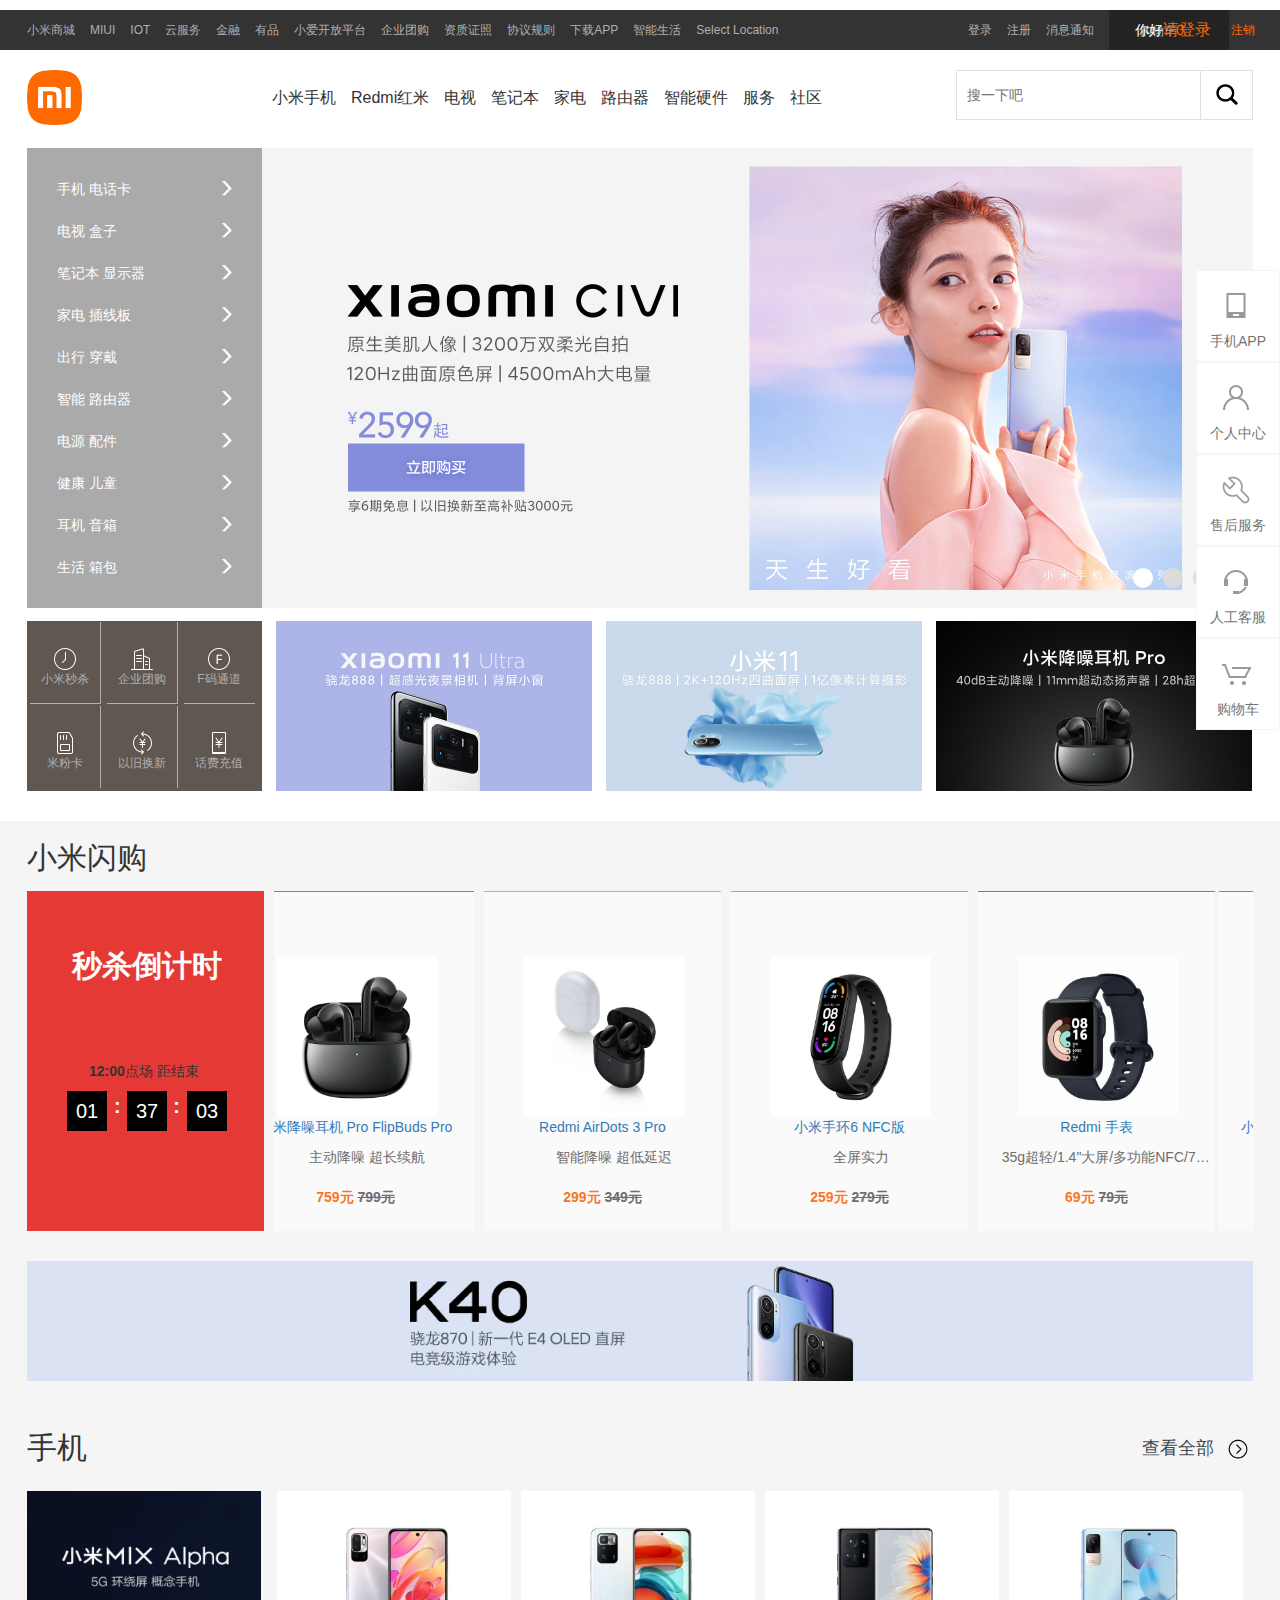
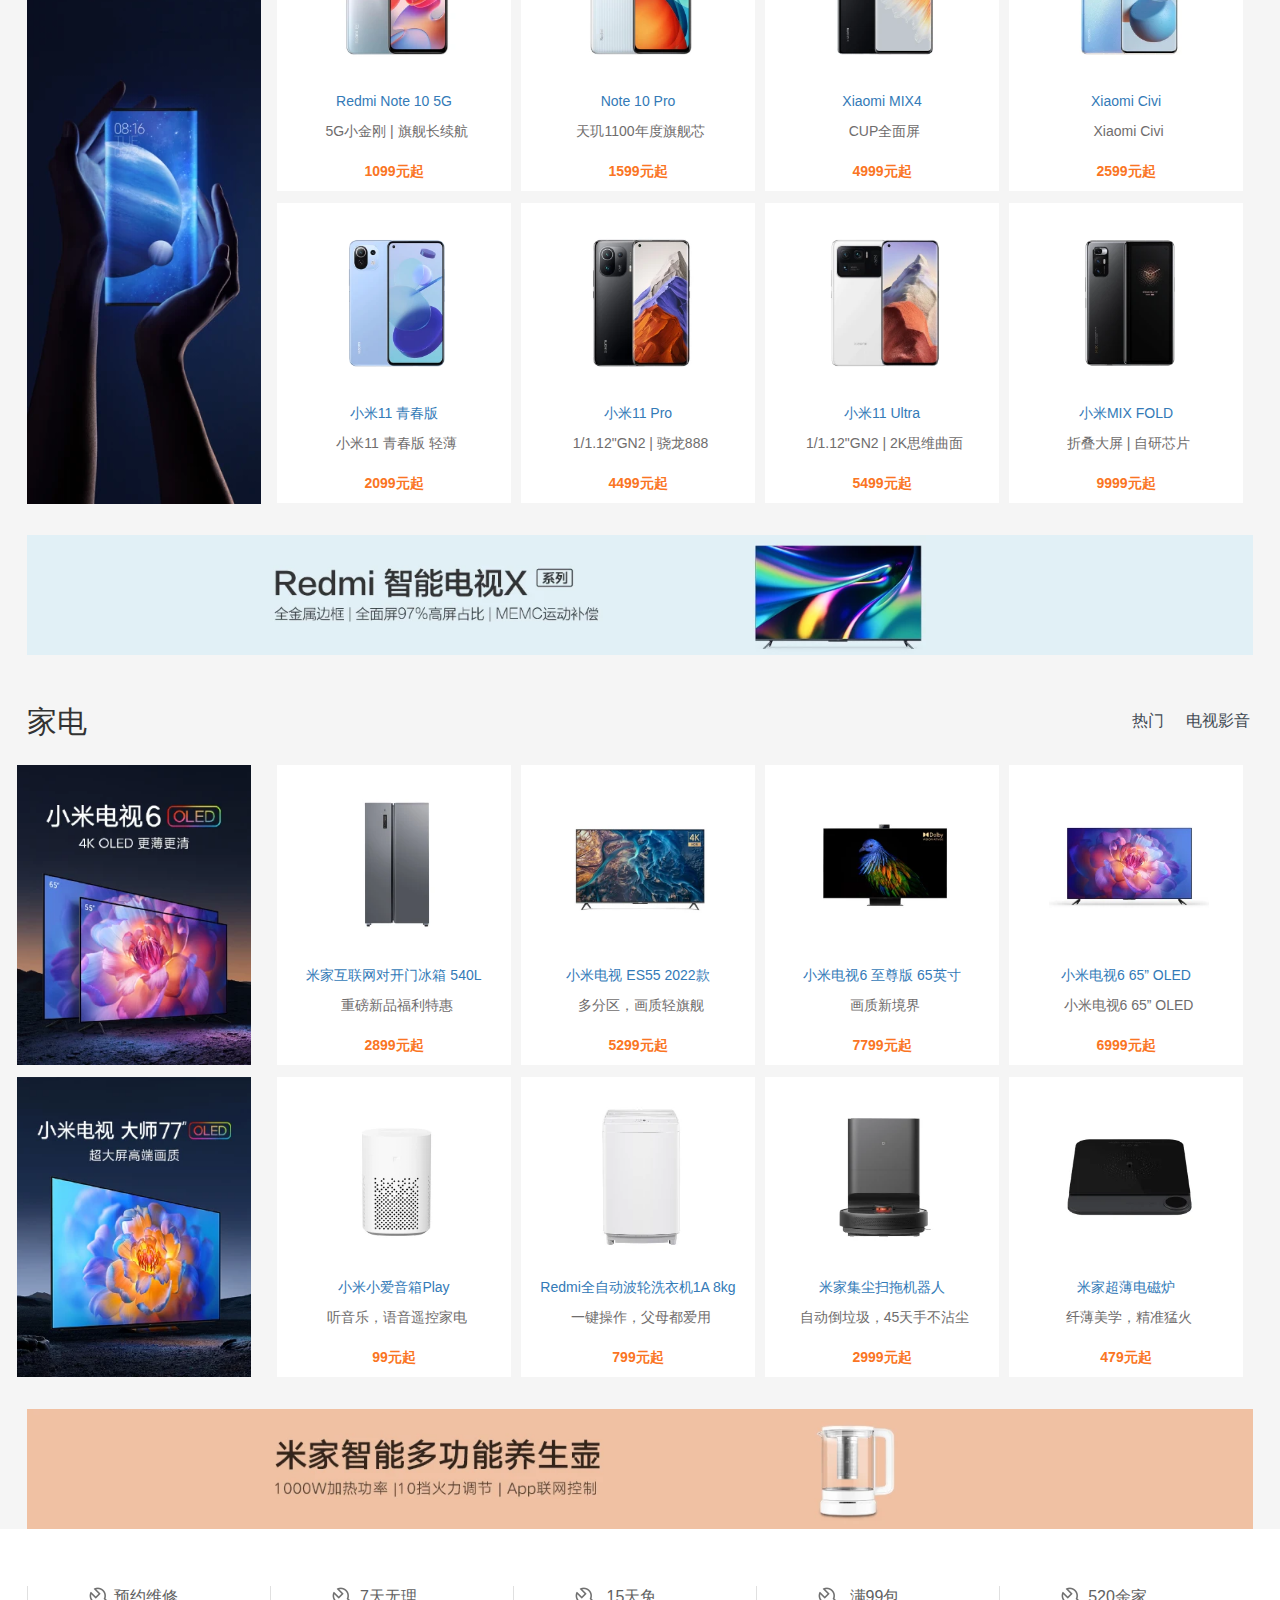
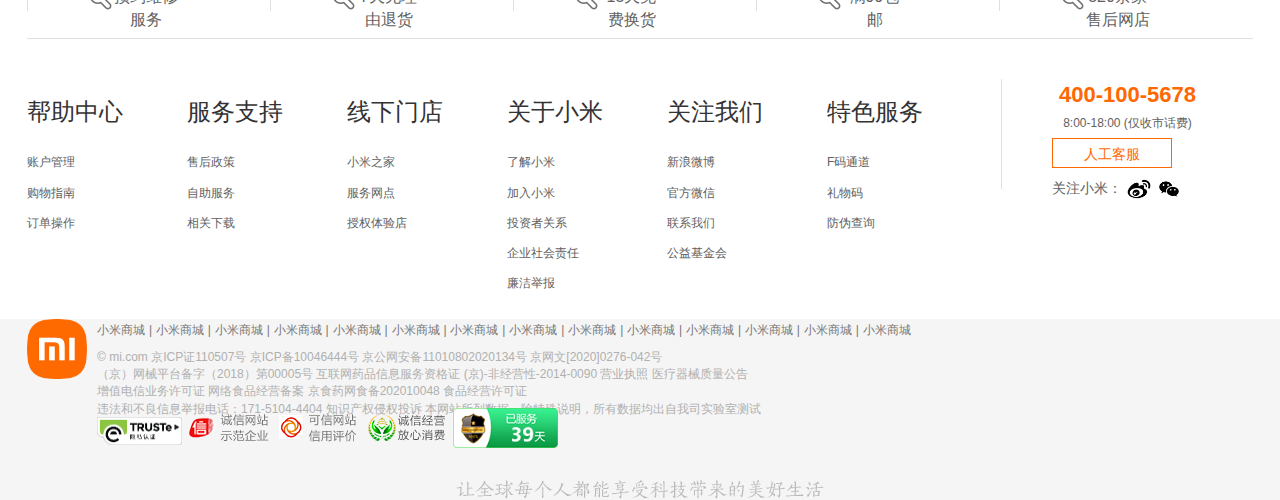
<file: index.html>
<!DOCTYPE html>
<html lang="en">

<head>
    <meta charset="UTF-8">
    <meta name="viewport" content="width=device-width, initial-scale=1.0">
    <link rel="stylesheet" href="./css/index_style.css">
    <link rel="stylesheet" href="bootstrap/css/bootstrap.min.css">

    <title>小米商城-首页</title>
</head>

<body>
    <!-- 头部部分开始 -->
    <div class="header">
        <!-- 头部中间部分的列表 -->
        <div class="header_middle">
            <div class="w">
                <ul>
                    <li><a href="#">小米商城</a></li>
                    <li><a href="#">MIUI</a></li>
                    <li><a href="#">IOT</a></li>
                    <li><a href="#">云服务</a></li>
                    <li><a href="#">金融</a></li>
                    <li><a href="#">有品</a></li>
                    <li><a href="#">小爱开放平台</a></li>
                    <li><a href="#">企业团购</a></li>
                    <li><a href="#">资质证照</a></li>
                    <li><a href="#">协议规则</a></li>
                    <li><a href="#">下载APP</a></li>
                    <li><a href="#">智能生活</a></li>
                    <li><a href="#">Select Location</a></li>
                    <li class="right"><a href="register.html">登录</a></li>
                    <li id="regLi" data-toggle="modal" data-target="#myModal"><a href="#none">注册</a></li>
                    <li><a href="message.html">消息通知</a></li>
                    <li class="shopping"><a href="shopping.html">购物车<span class="shopNum">0</span></a>
                        <div class="shopHide">
                            <ul class="hideUl">
                                <!-- <li class="hideLi">
                                    <img src="" alt=""><span class="hideName"></span><span class="hideRam"></span><span class="hideColor"></span><span class="hidePrice"></span><span class="hideNum"></span>
                                </li> -->
                            </ul>
                        </div>
                    </li>
                    <li class="users">你好<a href="./register.html">请登录</a></li>
                    <li class="out"><a href="./register.html">注销</a></li>
                    <!-- <div class="shopHide">
                        <ul class="hideUl">
                            <li class="hideLi">
                                <img src="" alt=""><span class="hideName"></span><span class="hideRam"></span><span class="hideColor"></span><span class="hidePrice"></span><span class="hideNum"></span>
                            </li>
                        </ul>
                    </div> -->
                </ul>
                <!-- 模态框 -->
                <div class="modal fade" id="myModal" tabindex="-1" role="dialog" aria-labelledby="myModalLabel">
                    <div class="modal-dialog" role="document">
                        <div class="modal-content">
                            <div class="modal-header">
                                <button type="button" class="close" data-dismiss="modal" aria-label="Close"><span aria-hidden="true">&times;</span></button>
                                <h4 class="modal-title" id="myModalLabel">协议说明</h4>
                            </div>
                            <div class="modal-body">
                                <div id="J_siteAgreementContent">
                                    <div class="desc J_agreeTabs"><span class="agree-tab">《小米商城用户协议》</span>、<span class="agree-tab">《小米商城隐私政策》</span>、
                                        <span class="agree-tab">《小米帐号用户协议》</span>、<span class="agree-tab">《小米帐号隐私政策》</span>请您仔细阅读以上协议，其中有对您权利义务的特别约定等重要条款，同意后方可使用本软件</div>
                                </div>
                            </div>
                            <div class="modal-footer">
                                <button type="button" class="btn btn-default" data-dismiss="modal">不同意</button>
                                <button type="button" class="btn btn-primary">同意</button>
                            </div>
                        </div>
                    </div>
                </div>
            </div>
        </div>
        <!-- 头部logo部分 -->
        <div class="top_logo w">
            <a href="#" class="logo"></a>
            <ul class="list">
                <li><a href="#">小米手机</a>
                    <div class="item-children">
                        <div class="container">
                            <ul class="children-list clearfix">
                                <li>
                                    <a href="goods.html?src=./images/shop1.jpg;name=Xiaomi Civi;price=2599">
                                        <div class="figure figure-thumb"><img src="./images/item.jpg" alt="Xiaomi Civi" width="160" height="110"></div>
                                        <div class="title">Xiaomi Civi</div>
                                        <p class="price">2599元起</p>
                                    </a>
                                </li>
                                <li>
                                    <a href="goods.html?src=./images/shop2.jpg;name=Xiaomi MIX 4;price=4999">
                                        <div class="figure figure-thumb"><img src="./images/item2.jpg" alt="Xiaomi MIX 4" width="160" height="110"></div>
                                        <div class="title">Xiaomi MIX 4</div>
                                        <p class="price">4999元起</p>
                                    </a>
                                </li>
                                <li>
                                    <a href="goods.html?src=./images/shop3.jpg;name=Xiaomi MIX FOLD;price=9999">
                                        <div class="figure figure-thumb"><img src="./images/item3.jpg" alt="小米MIX FOLD" width="160" height="110"></div>
                                        <div class="title">小米MIX FOLD</div>
                                        <p class="price">9999元起</p>
                                    </a>
                                </li>
                                <li>
                                    <a href="goods.html?src=./images/shop4.jpg;name=Xiaomi 11 Ultra;price=5499">
                                        <div class="figure figure-thumb"><img src="./images/item4.jpg" alt="小米11 Ultra" width="160" height="110"></div>
                                        <div class="title">小米11 Ultra</div>
                                        <p class="price">5499元起</p>
                                    </a>
                                </li>
                                <li>
                                    <a href="goods.html?src=./images/shop5.jpg;name=Xiaomi 11 Pro;price=4499">
                                        <div class="figure figure-thumb"><img src="./images/item5.jpg" alt="小米11 Pro" width="160" height="110"></div>
                                        <div class="title">小米11 Pro</div>
                                        <p class="price">4499元起</p>
                                    </a>
                                </li>
                                <li>
                                    <a href="goods.html?src=./images/shop6.jpg;name=Xiaomi 11 youngth;price=2099">
                                        <div class="figure figure-thumb"><img src="./images/item6.jpg" alt="小米11 青春版" width="160" height="110"></div>
                                        <div class="title">小米11 青春版</div>
                                        <p class="price">2099元起</p>
                                    </a>
                                </li>
                            </ul>
                        </div>
                    </div>
                </li>
                <li><a href="#">Redmi红米</a></li>
                <li><a href="#">电视</a></li>
                <li><a href="#">笔记本</a></li>
                <li><a href="#">家电</a></li>
                <li><a href="#">路由器</a></li>
                <li><a href="#">智能硬件</a></li>
                <li><a href="#">服务</a></li>
                <li><a href="#">社区</a></li>
            </ul>
            <a href="#" class="search_btn"></a>
            <div class="search">
                <input type="search" class="search-text" placeholder="搜一下吧">
                <ul class="search-res">
                </ul>
            </div>

        </div>
        <!-- 头部app部分 -->
        <div class="top_app w">
            <!-- 轮播图效果 start -->
            <div id="box_autoplay">
                <div class="box_autoplay_list">
                    <ul>
                        <li><img src="images/app_banner.webp.jpg" style="width: 1226px; height: 460px;" /></li>
                        <li><img src="images/app_banner.webp2.jpg" style="width: 1226px; height: 460px;" /></li>
                        <li><img src="images/app_banner.webp3.webp.jpg" style="width: 1226px; height: 470px;" /></li>
                        <li><img src="images/app_banner.webp4.webp.jpg" style="width: 1226px; height: 470px;" /></li>
                    </ul>
                    <ol>

                    </ol>
                </div>
                <div id="arr">
                    <span id="left">&lt;</span>
                    <span id="right">&gt;</span>
                </div>
            </div>
            <!-- 轮播图效果 end -->
            <div class="app_list">
                <ul class="leftUl">
                    <li class="rightLi"><a href="#">手机 电话卡</a>
                        <div class="children clearfix children-col-4">
                            <ul class="children-list children-list-col children-list-col-1">
                                <li>
                                    <a href="goods.html?src=./images/shop1.jpg;name=Xiaomi Civi;price=2599"><img src="./images/left.png" width="40" height="40" alt="" class="thumb"><span class="text">Xiaomi Civi</span></a>
                                </li>
                                <li>
                                    <a href="goods.html?src=./images/shop2.jpg;name=Xiaomi MIX 4;price=4999"><img src="./images/left2.png" width="40" height="40" alt="" class="thumb"><span class="text">Xiaomi MIX 4</span></a>
                                </li>
                                <li>
                                    <a href="goods.html?src=./images/shop3.jpg;name=Xiaomi MIX FOLD;price=9999"><img src="./images/left3.png" width="40" height="40" alt="" class="thumb"><span class="text">Xiaomi MIX FOLD</span></a>
                                </li>
                                <li>
                                    <a href="goods.html?src=./images/shop4.jpg;name=Xiaomi 11 Ultra;price=5499"><img src="./images/left4.png" width="40" height="40" alt="" class="thumb"><span class="text">Xiaomi 11 Ultra</span></a>
                                </li>
                                <li>
                                    <a href="goods.html?src=./images/shop5.jpg;name=Xiaomi 11 Pro;price=4499"><img src="./images/left5.png" width="40" height="40" alt="" class="thumb"><span class="text">Xiaomi 11 Pro</span></a>
                                </li>
                                <li>
                                    <a href="goods.html?src=./images/shop6.jpg;name=Xiaomi 11 youngth;price=2099"><img src="./images/left6.png" width="40" height="40" alt="" class="thumb"><span class="text">Xiaomi 11 young</span></a>
                                </li>
                            </ul>
                            <ul class="children-list children-list-col children-list-col-2">
                                <li>
                                    <a href="goods.html?src=./images/shop1.jpg;name=Xiaomi Civi;price=2599"><img src="./images/left.png" width="40" height="40" alt="" class="thumb"><span class="text">Xiaomi Civi</span></a>
                                </li>
                                <li>
                                    <a href="goods.html?src=./images/shop2.jpg;name=Xiaomi MIX 4;price=4999"><img src="./images/left2.png" width="40" height="40" alt="" class="thumb"><span class="text">Xiaomi MIX 4</span></a>
                                </li>
                                <li>
                                    <a href="goods.html?src=./images/shop3.jpg;name=Xiaomi MIX FOLD;price=9999"><img src="./images/left3.png" width="40" height="40" alt="" class="thumb"><span class="text">Xiaomi MIX FOLD</span></a>
                                </li>
                                <li>
                                    <a href="goods.html?src=./images/shop4.jpg;name=Xiaomi 11 Ultra;price=5499"><img src="./images/left4.png" width="40" height="40" alt="" class="thumb"><span class="text">Xiaomi 11 Ultra</span></a>
                                </li>
                                <li>
                                    <a href="goods.html?src=./images/shop5.jpg;name=Xiaomi 11 Pro;price=4499"><img src="./images/left5.png" width="40" height="40" alt="" class="thumb"><span class="text">Xiaomi 11 Pro</span></a>
                                </li>
                                <li>
                                    <a href="goods.html?src=./images/shop6.jpg;name=Xiaomi 11 youngth;price=2099"><img src="./images/left6.png" width="40" height="40" alt="" class="thumb"><span class="text">Xiaomi 11 young</span></a>
                                </li>
                            </ul>
                            <ul class="children-list children-list-col children-list-col-3">
                                <li>
                                    <a href="goods.html?src=./images/shop1.jpg;name=Xiaomi Civi;price=2599"><img src="./images/left.png" width="40" height="40" alt="" class="thumb"><span class="text">Xiaomi Civi</span></a>
                                </li>
                                <li>
                                    <a href="goods.html?src=./images/shop2.jpg;name=Xiaomi MIX 4;price=4999"><img src="./images/left2.png" width="40" height="40" alt="" class="thumb"><span class="text">Xiaomi MIX 4</span></a>
                                </li>
                                <li>
                                    <a href="goods.html?src=./images/shop3.jpg;name=Xiaomi MIX FOLD;price=9999"><img src="./images/left3.png" width="40" height="40" alt="" class="thumb"><span class="text">Xiaomi MIX FOLD</span></a>
                                </li>
                                <li>
                                    <a href="goods.html?src=./images/shop4.jpg;name=Xiaomi 11 Ultra;price=5499"><img src="./images/left4.png" width="40" height="40" alt="" class="thumb"><span class="text">Xiaomi 11 Ultra</span></a>
                                </li>
                                <li>
                                    <a href="goods.html?src=./images/shop5.jpg;name=Xiaomi 11 Pro;price=4499"><img src="./images/left5.png" width="40" height="40" alt="" class="thumb"><span class="text">Xiaomi 11 Pro</span></a>
                                </li>
                                <li>
                                    <a href="goods.html?src=./images/shop6.jpg;name=Xiaomi 11 youngth;price=2099"><img src="./images/left6.png" width="40" height="40" alt="" class="thumb"><span class="text">Xiaomi 11 young</span></a>
                                </li>
                            </ul>
                            <ul class="children-list children-list-col children-list-col-4">
                                <li>
                                    <a href="goods.html?src=./images/shop1.jpg;name=Xiaomi Civi;price=2599"><img src="./images/left.png" width="40" height="40" alt="" class="thumb"><span class="text">Xiaomi Civi</span></a>
                                </li>
                                <li>
                                    <a href="goods.html?src=./images/shop2.jpg;name=Xiaomi MIX 4;price=4999"><img src="./images/left2.png" width="40" height="40" alt="" class="thumb"><span class="text">Xiaomi MIX 4</span></a>
                                </li>
                                <li>
                                    <a href="goods.html?src=./images/shop3.jpg;name=Xiaomi MIX FOLD;price=9999"><img src="./images/left3.png" width="40" height="40" alt="" class="thumb"><span class="text">Xiaomi MIX FOLD</span></a>
                                </li>
                                <li>
                                    <a href="goods.html?src=./images/shop4.jpg;name=Xiaomi 11 Ultra;price=5499"><img src="./images/left4.png" width="40" height="40" alt="" class="thumb"><span class="text">Xiaomi 11 Ultra</span></a>
                                </li>
                                <li>
                                    <a href="goods.html?src=./images/shop5.jpg;name=Xiaomi 11 Pro;price=4499"><img src="./images/left5.png" width="40" height="40" alt="" class="thumb"><span class="text">Xiaomi 11 Pro</span></a>
                                </li>
                                <li>
                                    <a href="goods.html?src=./images/shop6.jpg;name=Xiaomi 11 youngth;price=2099"><img src="./images/left6.png" width="40" height="40" alt="" class="thumb"><span class="text">Xiaomi 11 young</span></a>
                                </li>
                            </ul>
                        </div>
                    </li>
                    <li class="rightLi"><a href="#">电视 盒子</a></li>
                    <li class="rightLi"><a href="#">笔记本 显示器</a></li>
                    <li class="rightLi"><a href="#">家电 插线板</a></li>
                    <li class="rightLi"><a href="#">出行 穿戴</a></li>
                    <li class="rightLi"><a href="#">智能 路由器</a></li>
                    <li class="rightLi"><a href="#">电源 配件</a></li>
                    <li class="rightLi"><a href="#">健康 儿童</a></li>
                    <li class="rightLi"><a href="#">耳机 音箱</a></li>
                    <li class="rightLi"><a href="#">生活 箱包</a></li>
                </ul>
            </div>
        </div>
        <div class="app_bottom w">
            <div class="first">
                <ul>
                    <li>
                        <a href="#"><img src="images/app_btn1.png" alt="">小米秒杀</a>
                    </li>
                    <li>
                        <a href="#"><img src="images/app_btn2.png" alt="">企业团购</a>
                    </li>
                    <li class="first3">
                        <a href="#"><img src="images/app_btn3.png" alt="">F码通道</a>
                    </li>
                    <li class="first4">
                        <a href="#"><img src="images/app_btn4.png" alt="">米粉卡</a>
                    </li>
                    <li class="first5">
                        <a href="#"><img src="images/app_btn5.png" alt="">以旧换新</a>
                    </li>
                    <li class="first6">
                        <a href="#"><img src="images/app_btn6.png" alt="">话费充值</a>
                    </li>
                </ul>
                <a href="#"></a>
            </div>
            <ul>
                <li>
                    <a href="goods.html?src=./images/shop7.jpg;name=Xiaomi 11 Ultra;price=5499"><img src="images/app_bottom1.jpg" alt=""></a>
                </li>
                <li>
                    <a href="goods.html?src=./images/shop8.jpg;name=Xiaomi 11;price=3599"><img src="images/app_bottom2.jpg" alt=""></a>
                </li>
                <li>
                    <a href="goods.html?src=./images/shop9.jpg;name=Xiaomi Pro;price=5499"><img src="images/app_bottom3.jpg" alt=""></a>
                </li>
            </ul>

        </div>
    </div>
    <!-- 头部部分结束 -->


    <!-- 中间部分开始 -->
    <!-- 右侧悬浮工具栏 开始-->
    <div class="right_float">
        <a href="#" class="item">
            <div class="pic pic1"></div>
            <div class="pic_text">手机APP</div>
        </a>
        <a href="#" class="item">
            <div class="pic pic2"></div>
            <div class="pic_text">个人中心</div>
        </a>
        <a href="#" class="item">
            <div class="pic pic3"></div>
            <div class="pic_text">售后服务</div>
        </a>
        <a href="#" class="item">
            <div class="pic pic4"></div>
            <div class="pic_text">人工客服</div>
        </a>
        <a href="shopping.html" class="item">
            <div class="pic pic5"></div>
            <div class="pic_text">购物车</div>
        </a>
        <a href="#none" class="item" id="backTop">
            <div class="pic pic6"></div>
            <div class="pic_text">返回顶部</div>
        </a>
    </div>
    <!-- 右侧悬浮工具栏 结束 -->
    <div class="middle">
        <!-- 小米闪购模块 -->
        <div class="fast_shopping w">
            <div class="part1">
                <h2>小米闪购</h2>

            </div>
            <div class="part2">
                <div class="part_first">
                    <div id="box">
                        <div class="txt">秒杀倒计时</div>
                        <div class="countdown-desc">
                            <strong></strong>点场 距结束</div>
                        <div class="hour"></div>
                        <!-- 小时与分钟之间的冒号 -->
                        <span class="h_m">:</span>
                        <div class="minute"></div>
                        <!-- 分钟与秒之间的冒号 -->
                        <span class="m_s">:</span>
                        <div class="second"></div>
                    </div>
                </div>
                <div id="demoin">
                    <ul id="demo1">
                        <a href="#">
                            <li class="part_second">
                                <div class="pic"><img src="images/middle_shopping_part2_2.png" alt=""></div>
                                <div class="text1">
                                    <p>小米降噪耳机 Pro FlipBuds Pro</p><span>主动降噪 超长续航</span>
                                </div>
                                <div class="text2">759元 <span>799元</span> </div>
                            </li>
                        </a>
                        <a href="#">
                            <li class="part_third">
                                <div class="pic"><img src="images/middle_shopping_part2_3.png" alt=""></div>
                                <div class="text1">
                                    <p>Redmi AirDots 3 Pro</p><span>智能降噪 超低延迟</span>
                                </div>
                                <div class="text2">299元 <span>349元</span> </div>
                            </li>
                        </a>
                        <a href="#">
                            <li class="part_four">
                                <div class="pic"><img src="images/middle_shopping_part2_4.png" alt=""></div>
                                <div class="text1">
                                    <p>小米手环6 NFC版</p><span>全屏实力</span>
                                </div>
                                <div class="text2">259元 <span>279元</span> </div>
                            </li>
                        </a>
                        <a href="#">
                            <li class="part_five">
                                <div class="pic"><img src="images/middle_shopping_part2_5.png" alt=""></div>
                                <div class="text1">
                                    <p>Redmi 手表</p><span>35g超轻/1.4"大屏/多功能NFC/7天长续航</span>
                                </div>
                                <div class="text2">69元 <span>79元</span> </div>
                            </li>
                        </a>
                    </ul>
                    <ul id="demo2"></ul>
                </div>

            </div>
            <div class="part3">
                <a href="#"><img src="images/middle_shopping_part3.jpg" alt=""></a>
            </div>
        </div>
        <!-- 手机模块 -->
        <div class="phone w">
            <div class="part1">
                <h2>手机</h2>
                <a href="#">查看全部</a>
            </div>
            <div class="part2">
                <div class="phone_left">
                    <a href=""><img src="images/phone_part2_left.jpg" alt=""></a>
                </div>
                <ul class="phone_right">
                    <li>
                        <a href="#"><img src="images/middle_phone_right_pic1.jpg" alt="">
                            <div class="text1">
                                <p>Xiaomi Civi</p><span>Xiaomi Civi</span>
                            </div>
                            <div class="text2">2599元起 </div>
                        </a>
                    </li>
                    <li>
                        <a href="#"><img src="images/middle_phone_right_pic2.jpg" alt="">
                            <div class="text1">
                                <p>Xiaomi MIX4</p><span>CUP全面屏</span>
                            </div>
                            <div class="text2">4999元起 </div>
                        </a>
                    </li>
                    <li>
                        <a href="#"><img src="images/middle_phone_right_pic3.jpg" alt="">
                            <div class="text1">
                                <p>Note 10 Pro</p><span>天玑1100年度旗舰芯</span>
                            </div>
                            <div class="text2">1599元起 </div>
                        </a>
                    </li>
                    <li>
                        <a href="#"><img src="images/middle_phone_right_pic4.jpg" alt="">
                            <div class="text1">
                                <p>Redmi Note 10 5G</p><span>5G小金刚 | 旗舰长续航</span>
                            </div>
                            <div class="text2">1099元起 </div>
                        </a>
                    </li>
                    <li>
                        <a href="#"><img src="images/middle_phone_right_pic5.jpg" alt="">
                            <div class="text1">
                                <p>小米MIX FOLD</p><span>折叠大屏 | 自研芯片</span>
                            </div>
                            <div class="text2">9999元起 </div>
                        </a>
                    </li>
                    <li>
                        <a href="#"><img src="images/middle_phone_right_pic6.jpg" alt="">
                            <div class="text1">
                                <p>小米11 Ultra</p><span>1/1.12"GN2 | 2K思维曲面</span>
                            </div>
                            <div class="text2">5499元起 </div>
                        </a>
                    </li>
                    <li>
                        <a href="#"><img src="images/middle_phone_right_pic7.jpg" alt="">
                            <div class="text1">
                                <p>小米11 Pro</p><span>1/1.12"GN2 | 骁龙888</span>
                            </div>
                            <div class="text2">4499元起 </div>
                        </a>
                    </li>
                    <li>
                        <a href="#"><img src="images/middle_phone_right_pic8.jpg" alt="">
                            <div class="text1">
                                <p>小米11 青春版</p><span>小米11 青春版 轻薄</span>
                            </div>
                            <div class="text2">2099元起 </div>
                        </a>
                    </li>
                </ul>
            </div>
            <div class="part3">
                <a href="#"><img src="images/middle_phone_part3.jpg" alt=""></a>
            </div>
        </div>
        <!-- 家电模块 -->
        <div class="home w">
            <div class="part1">
                <h2>家电</h2>
                <div>
                    <a href="#">热门</a>
                    <a href="#">电视影音</a>
                </div>

            </div>
            <div class="part2">
                <ul class="home_left">
                    <li>
                        <a href="#"><img src="images/middle_home_part2_left_pic1.jpg" alt=""></a>
                    </li>
                    <li>
                        <a href="#"><img src="images/middle_home_part2_left_pic2.jpg" alt=""></a>
                    </li>
                </ul>
                <ul class="phone_right">
                    <li>
                        <a href="#"><img src="images/middle_home_part2_right_pic1.jpg" alt="">
                            <div class="text1">
                                <p>小米电视6 65” OLED</p><span>小米电视6 65” OLED</span>
                            </div>
                            <div class="text2">6999元起 </div>
                        </a>
                    </li>
                    <li>
                        <a href="#"><img src="images/middle_home_part2_right_pic2.jpg" alt="">
                            <div class="text1">
                                <p>小米电视6 至尊版 65英寸</p><span>画质新境界</span>
                            </div>
                            <div class="text2">7799元起 </div>
                        </a>
                    </li>
                    <li>
                        <a href="#"><img src="images/middle_home_part2_right_pic3.jpg" alt="">
                            <div class="text1">
                                <p>小米电视 ES55 2022款</p><span>多分区，画质轻旗舰</span>
                            </div>
                            <div class="text2">5299元起 </div>
                        </a>
                    </li>
                    <li>
                        <a href="#"><img src="images/middle_home_part2_right_pic4.jpg" alt="">
                            <div class="text1">
                                <p>米家互联网对开门冰箱 540L</p><span>重磅新品福利特惠</span>
                            </div>
                            <div class="text2">2899元起 </div>
                        </a>
                    </li>
                    <li>
                        <a href="#"><img src="images/middle_home_part2_right_pic5.jpg" alt="">
                            <div class="text1">
                                <p>米家超薄电磁炉</p><span>纤薄美学，精准猛火</span>
                            </div>
                            <div class="text2">479元起 </div>
                        </a>
                    </li>
                    <li>
                        <a href="#"><img src="images/middle_home_part2_right_pic6.jpg" alt="">
                            <div class="text1">
                                <p>米家集尘扫拖机器人</p><span>自动倒垃圾，45天手不沾尘</span>
                            </div>
                            <div class="text2">2999元起 </div>
                        </a>
                    </li>
                    <li>
                        <a href="#"><img src="images/middle_home_part2_right_pic7.jpg" alt="">
                            <div class="text1">
                                <p>Redmi全自动波轮洗衣机1A 8kg</p><span>一键操作，父母都爱用</span>
                            </div>
                            <div class="text2">799元起 </div>
                        </a>
                    </li>
                    <li>
                        <a href="#"><img src="images/middle_home_part2_right_pic8.jpg" alt="">
                            <div class="text1">
                                <p>小米小爱音箱Play</p><span>听音乐，语音遥控家电</span>
                            </div>
                            <div class="text2">99元起 </div>
                        </a>
                    </li>
                </ul>
            </div>
            <div class="part3"><img src="images/middle_home_part3.jpg" alt=""></div>
        </div>

    </div>
    <!-- 中间部分结束 -->



    <!-- 结尾部分开始 -->
    <div class="footer">
        <!-- 服务模块 -->
        <div class="tool w">
            <div class="tool_header">
                <ul>
                    <li>
                        <a href="#">
                            <div class="pic"></div> 预约维修服务
                        </a>
                    </li>
                    <li>
                        <a href="#">
                            <div class="pic"></div> 7天无理由退货
                        </a>
                    </li>
                    <li>
                        <a href="#">
                            <div class="pic"></div> 15天免费换货
                        </a>
                    </li>
                    <li>
                        <a href="#">
                            <div class="pic"></div> 满99包邮
                        </a>
                    </li>
                    <li>
                        <a href="#">
                            <div class="pic"></div> 520余家售后网店
                        </a>
                    </li>
                </ul>
            </div>
            <div class="tool_footer">
                <ul class="col_links">
                    <h3>帮助中心</h3>
                    <li><a href="#"> 账户管理</a></li>
                    <li><a href="#"> 购物指南</a></li>
                    <li><a href="#"> 订单操作</a></li>
                </ul>
                <ul class="col_links">
                    <h3>服务支持</h3>
                    <li><a href="#"> 售后政策 </a></li>
                    <li><a href="#"> 自助服务</a></li>
                    <li><a href="#"> 相关下载</a></li>
                </ul>
                <ul class="col_links">
                    <h3>线下门店</h3>
                    <li><a href="#"> 小米之家</a></li>
                    <li><a href="#"> 服务网点</a></li>
                    <li><a href="#"> 授权体验店</a></li>
                </ul>
                <ul class="col_links">
                    <h3>关于小米</h3>
                    <li><a href="#"> 了解小米</a></li>
                    <li><a href="#"> 加入小米</a></li>
                    <li><a href="#"> 投资者关系</a></li>
                    <li><a href="#"> 企业社会责任</a></li>
                    <li><a href="#"> 廉洁举报</a></li>
                </ul>
                <ul class="col_links">
                    <h3>关注我们</h3>
                    <li><a href="#"> 新浪微博</a></li>
                    <li><a href="#"> 官方微信</a></li>
                    <li><a href="#"> 联系我们</a></li>
                    <li><a href="#"> 公益基金会</a></li>
                </ul>
                <ul class="col_links">
                    <h3>特色服务</h3>
                    <li><a href="#"> F码通道</a></li>
                    <li><a href="#"> 礼物码</a></li>
                    <li><a href="#"> 防伪查询</a></li>
                </ul>
                <div class="col_links col_links_last">
                    <p class="phone">400-100-5678</p>
                    <p class="phone_time">8:00-18:00 (仅收市话费)</p>
                    <a href="#"><span> 人工客服</span></a>
                    <div><span> 关注小米：</span>
                        <a href="#"><img src="images/footer_logo_xinlang.png" alt=""></a>
                        <a href="#"><img src="images/footer_logo_weixin.png" alt=""></a>
                    </div>
                </div>
            </div>
        </div>
        <!-- 版权信息模块 -->
        <div class="info middle ">
            <div class="info_header w">
                <div class="info_left">
                    <div class="logo"></div>
                </div>
                <div class="info_logo_text">
                    <p class="info_logo_text1">
                        <a href="#">小米商城</a> <span>|</span>
                        <a href="#">小米商城</a> <span>|</span>
                        <a href="#">小米商城</a> <span>|</span>
                        <a href="#">小米商城</a> <span>|</span>
                        <a href="#">小米商城</a> <span>|</span>
                        <a href="#">小米商城</a> <span>|</span>
                        <a href="#">小米商城</a> <span>|</span>
                        <a href="#">小米商城</a> <span>|</span>
                        <a href="#">小米商城</a> <span>|</span>
                        <a href="#">小米商城</a> <span>|</span>
                        <a href="#">小米商城</a> <span>|</span>
                        <a href="#">小米商城</a> <span>|</span>
                        <a href="#">小米商城</a> <span>|</span>
                        <a href="#">小米商城</a>
                    </p>
                    <p class="info_logo_text2">
                        © <a href="">mi.com</a> 京ICP证110507号 <a href="#">京ICP备10046444号</a> <a href="#">京公网安备11010802020134号</a> <a href="#">京网文[2020]0276-042号</a> <br>
                        <a href="#">（京）网械平台备字（2018）第00005号</a> <a href="#">互联网药品信息服务资格证 (京)-非经营性-2014-0090</a> <a href="#">营业执照</a> <a href="#">医疗器械质量公告</a> <br>
                        <a href="#">增值电信业务许可证</a> 网络食品经营备案 京食药网食备202010048 <a href="#">食品经营许可证</a> <br> 违法和不良信息举报电话：171-5104-4404 <a href="#">知识产权侵权投诉</a> 本网站所列数据，除特殊说明，所有数据均出自我司实验室测试
                    </p>
                </div>
            </div>
            <div class="info_middle ">
                <img src="images/footer_middle_pic1.png" alt="" class="pic_first">
                <img src="images/footer_middle_pic2.png" alt="">
                <img src="images/footer_middle_pic3.png" alt="">
                <img src="images/footer_middle_pic4.png" alt="">
                <img src="images/footer_middle_pic5.png" alt="" class="pic_last">
            </div>
            <div class="info_footer"><img src="images/footer-word.png" alt=""></div>
        </div>
    </div>
    <!-- 结尾部分结束 -->
    <script src="./js/jquery-2.2.4.js"></script>
    <script src="./bootstrap/js/bootstrap.min.js"></script>
    <script>
        let btnObj = document.querySelector('.btn-primary');
        // console.log(btnObj);
        btnObj.addEventListener('click', function() {
            window.location.href = './login.html';
        });
    </script>
    <script type="text/javascript" src="./js/index.js"></script>
    <script>
        let userObj = document.querySelector('.users');
        //获取地址栏信息，给商品页面加载内容
        let url = location.search;
        if (url == '') {
            userObj.childNodes[1].innerHTML = '请登录'
        } else {
            let users = GetQueryString('user');
            users = decodeURI(users);
            // users = GetQueryString(users);
            userObj.childNodes[1].innerHTML = users;
        }
        // console.log(url == '');
        // 利用正则表达式方式，获取地址栏中的的参数值
        function GetQueryString(name) {
            var reg = new RegExp("(^|&)" + name + "=([^&]*)(&|$)");
            var r = window.location.search.substr(1).match(reg);
            if (r != null)
                return unescape(r[2]);
            return null;
        }
    </script>

</body>

</html>
</file>
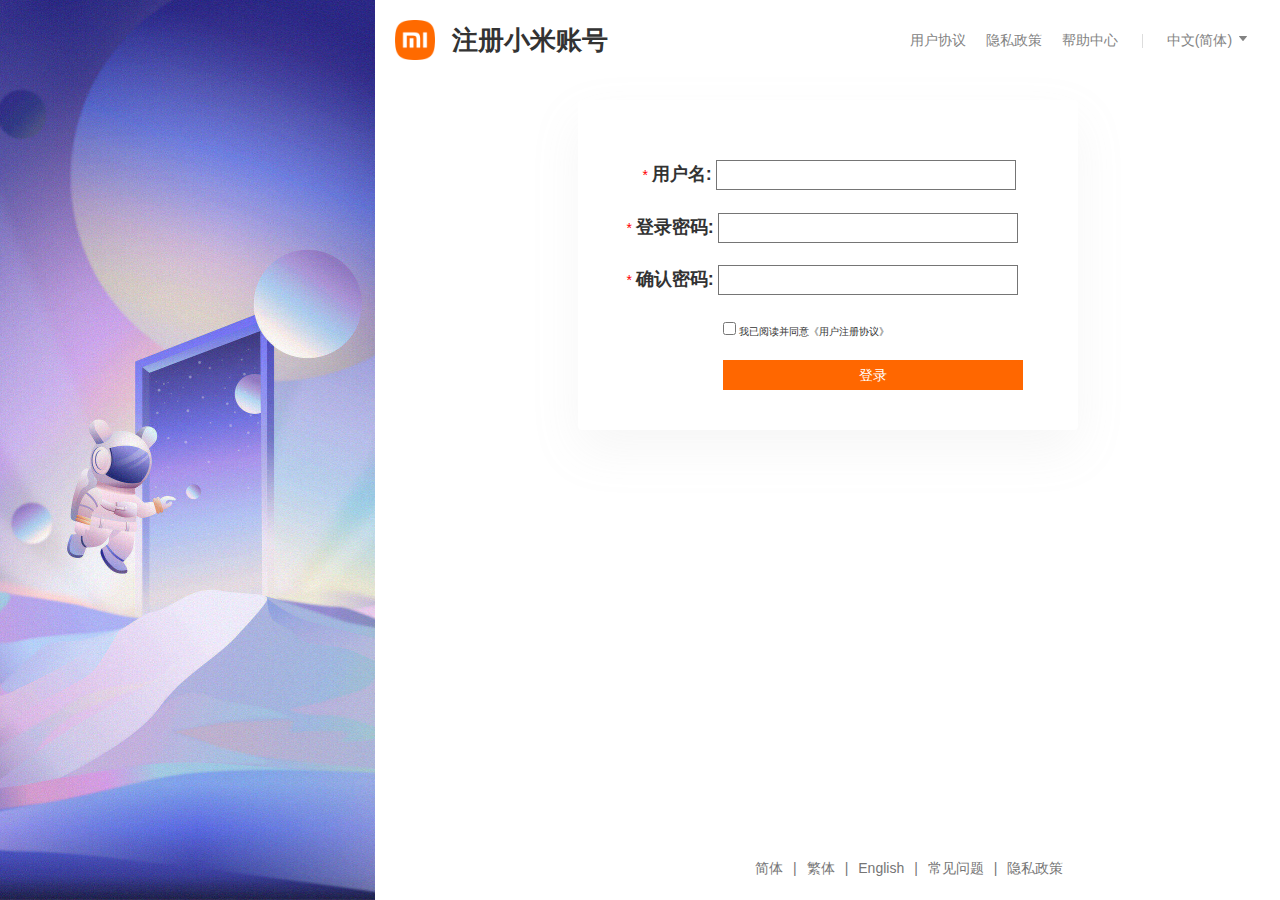
<file: login.html>
<!DOCTYPE html>
<html lang="en">

<head>
    <meta charset="UTF-8">
    <meta name="viewport" content="width=device-width, initial-scale=1.0">
    <link rel="stylesheet" href="./css/login.css">
    <link rel="stylesheet" href="./bootstrap/css/bootstrap.min.css">
    <title>小米账号-注册</title>
</head>

<body>
    <!-- 首部部分 start-->
    <div class="regLeft">
        <img src="./images/register.jpg" alt="">
    </div>
    <div class="regRight">
        <div class="top">
            <!-- <a href="index.html" class="title"></a>
            <h4>注册小米账号</h4> -->
            <div class="mi-header">
                <div class="mi-title">
                    <a href="./index.html"><img src="./images/mi-logo.png" alt=""></a> 注册小米账号
                </div>
                <div class="mi-nav"><a class="mi-nav__item mi-external-url" href="/about/protocol/agreement">用户协议</a><a class="mi-nav__item mi-external-url" href="/about/protocol/privacy">隐私政策</a><a class="mi-nav__item mi-external-url" href="/helpcenter">帮助中心</a>
                    <div class="mi-nav__divider"></div>
                    <div class="mi-nav__item">
                        <div class="mi-language-picker ant-dropdown-trigger">‎中文(简体)‎ <svg width="14" height="14" class="mi-language-picker__icon"><path d="M10.732 5H3.268c-.224 0-.349.245-.21.413l3.732 4.49a.277.277 0 00.42 0l3.732-4.49c.139-.168.014-.413-.21-.413z" fill="currentColor" fill-rule="nonzero"></path></svg></div>
                    </div>
                </div>
            </div>
            <div class="middle">
                <form enctype="multipart/form-data">
                    <div class="middleBox" style="width:500px;margin:0 auto;">
                        <br />
                        <span class="p">*</span>
                        <label for="username" class="l">用户名:</label>
                        <div id="data-user" data-content="用户名不合法" data-placement="right" style="position:relative;display:inline;">
                            <input id="username" type="text" style="height:30px;width:300px;padding-right:50px;">
                        </div>
                        <br /><br />
                        <span class="c">*</span>
                        <label for="login_password" class="l">登录密码:</label>
                        <div id="data-pwd" class="d" data-toggle="popover" data-content="密码格式有误">
                            <input id="login_password" type="password" class="i">
                        </div>
                        <br /><br />
                        <span class="c">*</span>
                        <label for="confirm_password" class="l">确认密码:</label>
                        <div id="data-repwd" class="d" data-toggle="popover" data-content="两次密码不相同">
                            <input id="confirm_password" type="password" class="i">
                        </div>
                        <br /><br />
                        <input id="agreeInp" type="checkbox" name="agree" style="margin-left:100px;display:inline-block;" value="1" />
                        <span style="font-size:10px;">我已阅读并同意《用户注册协议》</span>
                        <br /><br />
                        <button id="newBtn" type="button" style="margin-left:100px;height:30px;width:300px;background-color:#FF6700;display:inline-block; border:none;color:white;font-size: 14px;">登录</button>
                    </div>
                </form>

            </div>
        </div>
        <!-- 尾部部分 start -->
        <div class="footer">
            <ul>
                <li><a href="#">简体</a><span>|</span></li>
                <li><a href="#">繁体</a><span>|</span></li>
                <li><a href="#">English</a><span>|</span></li>
                <li><a href="#">常见问题</a><span>|</span></li>
                <li><a href="#">隐私政策</a></li>
            </ul>
        </div>
    </div>
    <!-- 首部部分 end -->


    <!-- 尾部部分 end -->
    <script src="./js/jquery-2.2.4.js"></script>
    <script src="./bootstrap/js/bootstrap.min.js"></script>
    <script src="./layer/layer.js"></script>
    <script src="./js/login.js"></script>
</body>

</html>
</file>
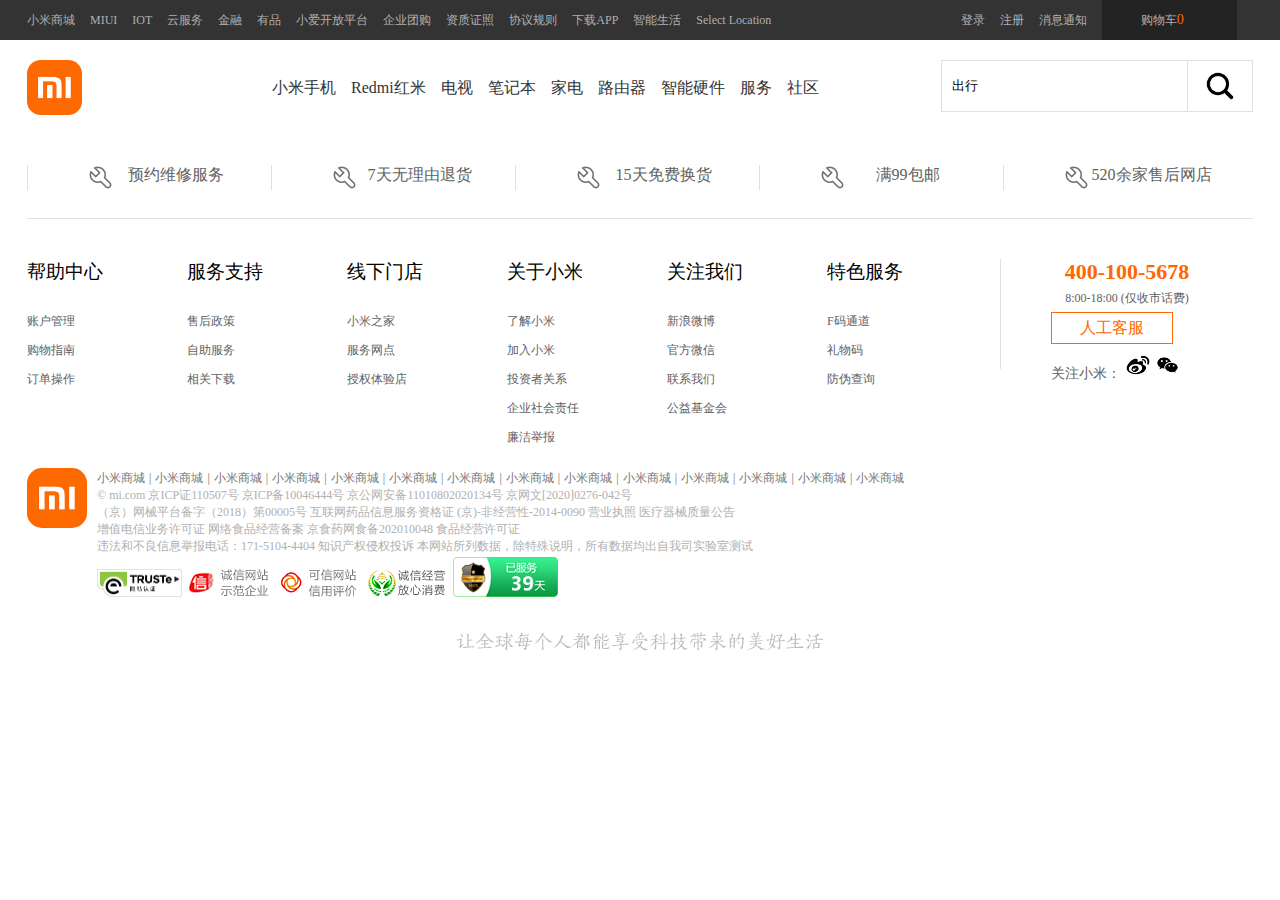
<file: message.html>
<!DOCTYPE html>
<html lang="en">

<head>
    <meta charset="UTF-8">
    <meta name="viewport" content="width=device-width, initial-scale=1.0">
    <link rel="stylesheet" href="./css/message.css">
    <title>消息中心</title>
</head>

<body>
    <!-- 首部部分 start -->
    <div class="header">
        <div class="header_middle">
            <div class="w">
                <ul>
                    <li><a href="#">小米商城</a></li>
                    <li><a href="#">MIUI</a></li>
                    <li><a href="#">IOT</a></li>
                    <li><a href="#">云服务</a></li>
                    <li><a href="#">金融</a></li>
                    <li><a href="#">有品</a></li>
                    <li><a href="#">小爱开放平台</a></li>
                    <li><a href="#">企业团购</a></li>
                    <li><a href="#">资质证照</a></li>
                    <li><a href="#">协议规则</a></li>
                    <li><a href="#">下载APP</a></li>
                    <li><a href="#">智能生活</a></li>
                    <li><a href="#">Select Location</a></li>
                    <li class="right"><a href="register.html">登录</a></li>
                    <li id="regLi"><a href="#none">注册</a></li>
                    <li><a href="message.html">消息通知</a></li>
                    <li class="shopping"><a href="shopping.html">购物车<span class="shopNum">0</span></a>
                        <div class="shopHide">
                            <ul class="hideUl">
                                <!-- <li class="hideLi">
                                    <img src="" alt=""><span class="hideName"></span><span class="hideRam"></span><span class="hideColor"></span><span class="hidePrice"></span><span class="hideNum"></span>
                                </li> -->
                            </ul>
                        </div>
                    </li>

                </ul>
            </div>
        </div>
        <!-- 头部logo部分 -->
        <div class="top_logo w">
            <a href="index.html" class="logo"></a>
            <ul class="list">
                <li><a href="#">小米手机</a></li>
                <li><a href="#">Redmi红米</a></li>
                <li><a href="#">电视</a></li>
                <li><a href="#">笔记本</a></li>
                <li><a href="#">家电</a></li>
                <li><a href="#">路由器</a></li>
                <li><a href="#">智能硬件</a></li>
                <li><a href="#">服务</a></li>
                <li><a href="#">社区</a></li>
            </ul>
            <a href="#" class="search_btn"></a>
            <div class="search">
                <input type="search" value="出行" class="search-text">
            </div>

        </div>
    </div>
    <!-- 首部部分 end -->

    <!-- 中间部分 start -->
    <div class="container">
        <!-- <div class="buy-succ-box">
            <div id="J_goodsBox" class="goods-content">
                <div class="goods-img"><img src="images/success.png" width="64" height="64"></div>
                <div class="goods-info">
                    <h3>已成功加入购物车！</h3>
                    <span class="name">Xiaomi MIX 4 12GB+512GB 影青灰</span>
                </div>
            </div>
            <div class="J_actBox">
                <a href="#" class="btn-line-gray ">返回上一级</a> <a href="#" class="btn-primary">去购物车结算</a></div>
        </div> -->
    </div>
    <!-- 中间部分 end -->

    <!-- 结尾部分 start -->
    <div class="footer">
        <!-- 服务模块 -->
        <div class="tool w">
            <div class="tool_header">
                <ul>
                    <li>
                        <a href="#">
                            <div class="pic"></div> 预约维修服务
                        </a>
                    </li>
                    <li>
                        <a href="#">
                            <div class="pic"></div> 7天无理由退货
                        </a>
                    </li>
                    <li>
                        <a href="#">
                            <div class="pic"></div> 15天免费换货
                        </a>
                    </li>
                    <li>
                        <a href="#">
                            <div class="pic"></div> 满99包邮
                        </a>
                    </li>
                    <li>
                        <a href="#">
                            <div class="pic"></div> 520余家售后网店
                        </a>
                    </li>
                </ul>
            </div>
            <div class="tool_footer">
                <ul class="col_links">
                    <h3>帮助中心</h3>
                    <li><a href="#"> 账户管理</a></li>
                    <li><a href="#"> 购物指南</a></li>
                    <li><a href="#"> 订单操作</a></li>
                </ul>
                <ul class="col_links">
                    <h3>服务支持</h3>
                    <li><a href="#"> 售后政策 </a></li>
                    <li><a href="#"> 自助服务</a></li>
                    <li><a href="#"> 相关下载</a></li>
                </ul>
                <ul class="col_links">
                    <h3>线下门店</h3>
                    <li><a href="#"> 小米之家</a></li>
                    <li><a href="#"> 服务网点</a></li>
                    <li><a href="#"> 授权体验店</a></li>
                </ul>
                <ul class="col_links">
                    <h3>关于小米</h3>
                    <li><a href="#"> 了解小米</a></li>
                    <li><a href="#"> 加入小米</a></li>
                    <li><a href="#"> 投资者关系</a></li>
                    <li><a href="#"> 企业社会责任</a></li>
                    <li><a href="#"> 廉洁举报</a></li>
                </ul>
                <ul class="col_links">
                    <h3>关注我们</h3>
                    <li><a href="#"> 新浪微博</a></li>
                    <li><a href="#"> 官方微信</a></li>
                    <li><a href="#"> 联系我们</a></li>
                    <li><a href="#"> 公益基金会</a></li>
                </ul>
                <ul class="col_links">
                    <h3>特色服务</h3>
                    <li><a href="#"> F码通道</a></li>
                    <li><a href="#"> 礼物码</a></li>
                    <li><a href="#"> 防伪查询</a></li>
                </ul>
                <div class="col_links col_links_last">
                    <p class="phone">400-100-5678</p>
                    <p class="phone_time">8:00-18:00 (仅收市话费)</p>
                    <a href="#"><span> 人工客服</span></a>
                    <div><span> 关注小米：</span>
                        <a href="#"><img src="images/footer_logo_xinlang.png" alt=""></a>
                        <a href="#"><img src="images/footer_logo_weixin.png" alt=""></a>
                    </div>
                </div>
            </div>
        </div>
        <!-- 版权信息模块 -->
        <div class="info middle ">
            <div class="info_header w">
                <div class="info_left">
                    <div class="logo"></div>
                </div>
                <div class="info_logo_text">
                    <p class="info_logo_text1">
                        <a href="#">小米商城</a> <span>|</span>
                        <a href="#">小米商城</a> <span>|</span>
                        <a href="#">小米商城</a> <span>|</span>
                        <a href="#">小米商城</a> <span>|</span>
                        <a href="#">小米商城</a> <span>|</span>
                        <a href="#">小米商城</a> <span>|</span>
                        <a href="#">小米商城</a> <span>|</span>
                        <a href="#">小米商城</a> <span>|</span>
                        <a href="#">小米商城</a> <span>|</span>
                        <a href="#">小米商城</a> <span>|</span>
                        <a href="#">小米商城</a> <span>|</span>
                        <a href="#">小米商城</a> <span>|</span>
                        <a href="#">小米商城</a> <span>|</span>
                        <a href="#">小米商城</a>
                    </p>
                    <p class="info_logo_text2">
                        © <a href="">mi.com</a> 京ICP证110507号 <a href="#">京ICP备10046444号</a> <a href="#">京公网安备11010802020134号</a> <a href="#">京网文[2020]0276-042号</a> <br>
                        <a href="#">（京）网械平台备字（2018）第00005号</a> <a href="#">互联网药品信息服务资格证 (京)-非经营性-2014-0090</a> <a href="#">营业执照</a> <a href="#">医疗器械质量公告</a> <br>
                        <a href="#">增值电信业务许可证</a> 网络食品经营备案 京食药网食备202010048 <a href="#">食品经营许可证</a> <br> 违法和不良信息举报电话：171-5104-4404 <a href="#">知识产权侵权投诉</a> 本网站所列数据，除特殊说明，所有数据均出自我司实验室测试
                    </p>
                </div>
            </div>
            <div class="info_middle ">
                <img src="images/footer_middle_pic1.png" alt="" class="pic_first">
                <img src="images/footer_middle_pic2.png" alt="">
                <img src="images/footer_middle_pic3.png" alt="">
                <img src="images/footer_middle_pic4.png" alt="">
                <img src="images/footer_middle_pic5.png" alt="" class="pic_last">
            </div>
            <div class="info_footer"><img src="images/footer-word.png" alt=""></div>
        </div>
    </div>
    <!-- 结尾部分 end -->

    <script src="./js/message.js"></script>
</body>

</html>
</file>
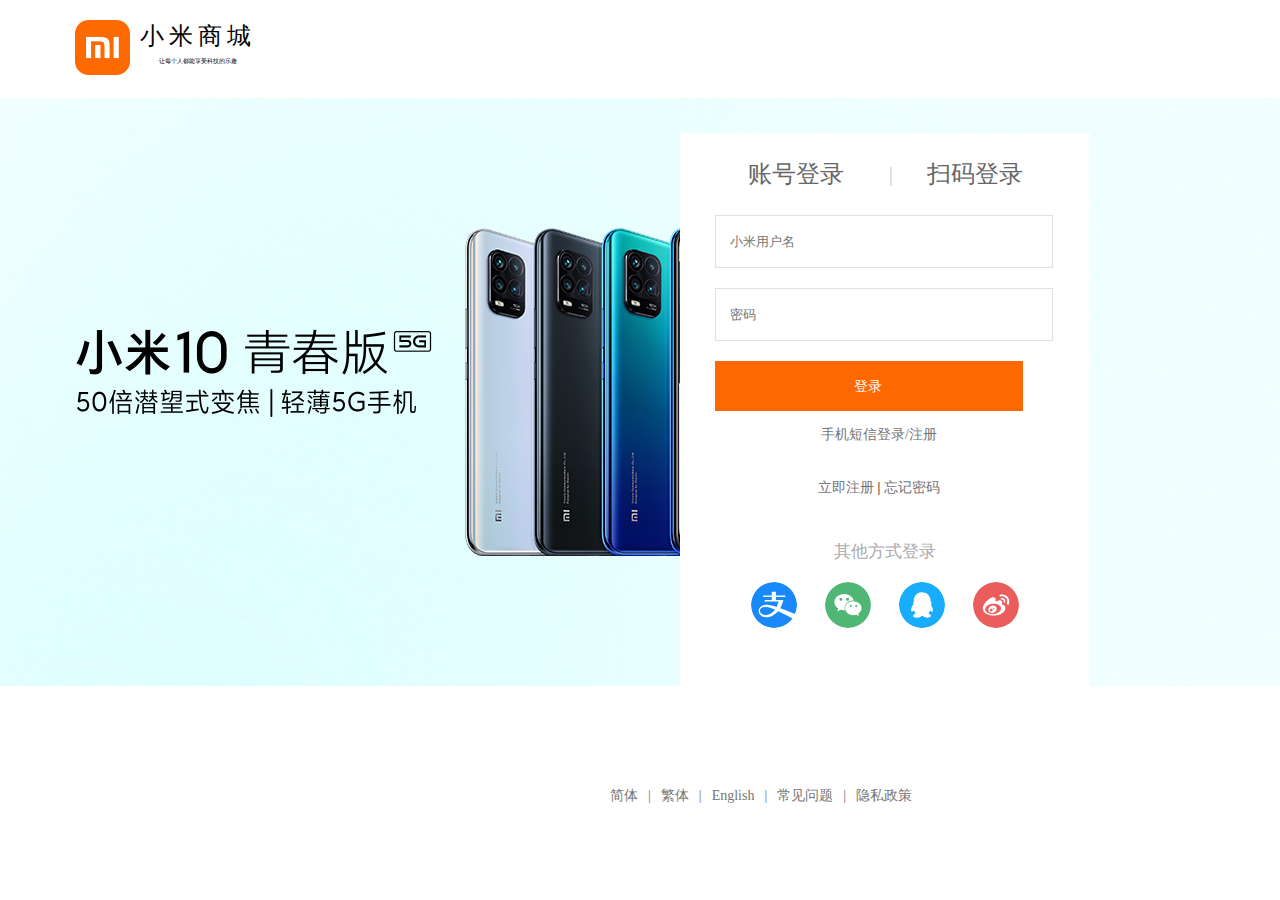
<file: register.html>
<!DOCTYPE html>
<html lang="en">

<head>
    <meta charset="UTF-8">
    <meta name="viewport" content="width=device-width, initial-scale=1.0">
    <title>小米账号-登录</title>
    <link rel="stylesheet" href="./css/register.css">
</head>

<body>
    <!-- 头部部分 开始 -->
    <div href="#" class="header">
        <a href="index.html" class="logo"></a>
        <div class="logo_text">
            <h2>小米商城</h2>
            <p>让每个人都能享受科技的乐趣</p>
        </div>

    </div>
    <!-- 头部部分 结束 -->


    <!-- 中间部分 开始 -->
    <div class="middle">
        <div class="user">
            <div class="user_header">
                <div class="title">
                    <a href="#">账号登录</a>
                    <span class="line"></span>
                    <a href="#">扫码登录</a>
                </div>
            </div>
            <div class="user_middle">
                <input type="text" placeholder="小米用户名" id="user">
                <input type="password" name="mima" id="pwd" placeholder="密码">
                <button type="button">登录</button>
                <li><a href="#">手机短信登录/注册</a></li>
                <li><a href="login.html">立即注册</a> <span>|</span> <a href="#">忘记密码</a></li>
            </div>
            <!-- <div class="user_footer"><img src="images/register_middle_last.png" alt=""></div> -->
            <div class="mi-sns-login">
                <div class="mi-sns-login__title">其他方式登录</div>
                <div class="mi-sns-login__content">
                    <div class="mi-sns-login__list">
                        <div class="mi-sns-login__item"><a href="#none" class="mi-sns-login__icon" title="支付宝登录"><svg viewBox="0 0 46 46" width="1em" height="1em"><path d="M10.35 25.898c-.543.439-1.125 1.076-1.294 1.886-.23 1.109-.048 2.496 1.021 3.583 1.296 1.32 3.263 1.68 4.112 1.744 2.31.165 4.77-.978 6.626-2.285a14.633 14.633 0 003.162-3.133c-2.667-1.376-5.996-2.898-9.555-2.75-1.818.076-3.12.454-4.072.956zm33.821 6.09A22.878 22.878 0 0046.001 23C46 10.319 35.683 0 23 0S0 10.319 0 23c0 12.684 10.315 23 23 23 7.654 0 14.441-3.761 18.624-9.53-4.82-2.4-9.646-4.785-14.48-7.156-1.916 2.184-4.746 4.372-7.943 5.324-2.01.598-3.822.825-5.715.438-1.875-.383-3.257-1.261-4.062-2.142-.41-.449-.88-1.02-1.222-1.699.032.086.055.137.055.137s-.196-.337-.346-.876a4.202 4.202 0 01-.16-1.401c-.02-.362.005-.726.077-1.081.187-.91.575-1.967 1.58-2.952 2.203-2.157 5.154-2.274 6.684-2.265 2.265.014 6.201 1.005 9.515 2.178.918-1.957 1.507-4.048 1.886-5.44H13.717v-1.49h7.075v-2.982h-8.567v-1.489h8.565v-2.979c0-.41.081-.745.745-.745h3.352v3.724H34.2v1.49h-9.312v2.98h7.45s-.748 4.17-3.088 8.28c5.192 1.854 12.494 4.71 14.92 5.664z" fill="#1989fa"></path></svg></a></div>
                        <div class="mi-sns-login__item"><a href="#none" class="mi-sns-login__icon" title="微信登录"><svg viewBox="0 0 46 46" width="1em" height="1em"><g fill="#50b674"><path d="M14.345 17.311a1.505 1.505 0 103.01 0 1.505 1.505 0 00-3.01 0zm6.74-.04a1.505 1.505 0 103.01 0 1.505 1.505 0 00-3.01 0zm3.756 6.732a1.045 1.045 0 102.09 0 1.045 1.045 0 00-2.09 0zm5.31.084a1.045 1.045 0 102.092 0 1.045 1.045 0 00-2.091 0z"></path><path d="M23 0A23.001 23.001 0 006.736 39.263 23 23 0 0046 22.999 22.984 22.984 0 0023 0zm-3.93 28.311c-1.212 0-2.175-.25-3.387-.501l-3.387 1.673.961-2.885c-2.426-1.674-3.849-3.849-3.849-6.525 0-4.601 4.35-8.197 9.662-8.197 4.725 0 8.906 2.886 9.743 6.774a6.763 6.763 0 00-.921-.042c-4.601 0-8.197 3.429-8.197 7.652.01.676.11 1.348.293 1.998-.335 0-.628.042-.92.042zm14.135 3.387l.71 2.426-2.634-1.463c-.961.25-1.924.502-2.885.502-4.601 0-8.199-3.136-8.199-6.974 0-3.837 3.596-6.984 8.196-6.984 4.35 0 8.197 3.136 8.197 6.984 0 2.133-1.423 4.057-3.387 5.52z"></path></g></svg></a></div>
                        <div class="mi-sns-login__item"><a href="#none" class="mi-sns-login__icon" title="QQ登录"><svg viewBox="0 0 46 46" width="1em" height="1em"><path d="M23 0C10.31 0 0 10.31 0 23s10.31 23 23 23 23-10.31 23-23S35.69 0 23 0zm10.363 29.926c-.053.053-.106.053-.159.106-.634-.159-1.374-.74-1.692-1.216-.158-.159-.211-.423-.475-.53 0 .953-.582 1.852-1.005 2.486-.159.211-.635.582-.635.793.16.106.37.159.582.212.476.211 1.163.581 1.428 1.004.105.159.264.317.317.476.74 1.745-1.64 2.168-2.855 2.432s-3.49-.476-4.124-.846c-.37-.264-.74-.846-1.322-.846-.159.106-.635.053-.9.053-.74 1.48-4.6 2.168-6.661 1.375-.635-.212-1.956-.793-1.692-1.798.211-.846.899-1.322 1.586-1.639.264-.159.846-.211 1.005-.476-.582-.423-1.11-1.269-1.375-1.956-.159-.37-.212-1.163-.423-1.428-.37.529-1.428 1.64-2.326 1.48-.16-.21-.318-.422-.423-.687-.212-.687-.106-1.797.105-2.432.37-1.322.74-2.273 1.428-3.225.211-.317.529-.529.74-.846-.423-.423-.317-1.692-.053-2.22.159-.37.423-.318.476-.9-.106-.158 0-.37-.053-.581-.211-.952.159-2.115.423-2.855.9-2.38 2.432-4.072 4.706-5.023.529-.212 1.163-.37 1.745-.476.264-.053.528 0 .74-.106 5.34-.053 8.037 2.75 9.041 7.032.159.688 0 1.586 0 2.274 1.216.264 1.48 2.696.476 3.384V23c.37.634.846 1.269 1.163 1.956.318.74.423 1.586.635 2.485.211.687-.106 2.274-.423 2.485z" fill="#18acfc"></path></svg></a></div>
                        <div class="mi-sns-login__item"><a href="#none" class="mi-sns-login__icon" title="微博登录"><svg viewBox="0 0 46 46" width="1em" height="1em"><g fill="#ea5d5c"><path d="M20.156 21.662c-4.35.21-7.862 2.55-7.862 5.478s3.513 5.144 7.862 4.935c4.35-.21 7.862-2.97 7.862-5.897-.042-2.885-3.555-4.725-7.862-4.516zm2.927 7.402c-1.338 1.756-3.972 2.593-6.523 1.17-1.213-.668-1.171-1.965-1.171-1.965s-.502-4.14 3.847-4.642c4.391-.543 5.186 3.68 3.847 5.437z"></path><path d="M20.156 26.262a.613.613 0 00-.167.836c.125.251.502.293.752.084.251-.21.377-.585.21-.836-.126-.251-.46-.293-.795-.084zm-2.05.585a1.53 1.53 0 00-1.38 1.506c0 .67.67 1.17 1.465 1.087.794-.083 1.463-.71 1.463-1.422s-.627-1.254-1.547-1.17z"></path><path d="M23 0C10.287 0 0 10.287 0 23s10.287 23 23 23 23-10.287 23-23S35.713 0 23 0zm8.866 28.144c-1.799 3.847-7.695 5.73-12.044 5.394-4.14-.334-9.493-1.714-10.036-6.816 0 0-.293-2.3 1.923-5.269 0 0 3.178-4.475 6.858-5.77 3.722-1.255 4.14.877 4.14 2.174-.209 1.087-.543 1.714.837 1.296 0 0 3.638-1.715 5.143-.21 1.213 1.214.21 2.928.21 2.928s-.502.544.543.753c.962.167 4.224 1.673 2.425 5.52zm-3.597-10.622a.733.733 0 01-.71-.71c0-.42.334-.712.71-.712 0 0 4.475-.836 3.931 4.015v.083a.723.723 0 01-.71.628.705.705 0 01-.712-.711c0-.084.711-3.304-2.509-2.593zm7.57 4.642c-.126.836-.544.502-1.004.502-.586 0-1.046-.753-1.046-1.339 0-.501.21-1.003.21-1.003.041-.21.543-1.547-.335-3.513-1.59-2.718-4.768-2.718-5.144-2.593-.376.168-.962.251-.962.251-.585 0-1.045-.46-1.045-1.045 0-.502.334-.878.752-1.004 0 0 0 .042.042.042s.084.042.084.042c.46-.084 2.049-.21 3.554.167 2.802.67 6.566 3.764 4.893 9.493z"></path></g></svg></a></div>
                    </div>
                </div>
            </div>

        </div>
    </div>
    <!-- 中间部分 结束 -->


    <!-- 尾部部分 开始 -->
    <div class="footer">
        <ul>
            <li><a href="#">简体</a><span>|</span></li>
            <li><a href="#">繁体</a><span>|</span></li>
            <li><a href="#">English</a><span>|</span></li>
            <li><a href="#">常见问题</a><span>|</span></li>
            <li><a href="#">隐私政策</a></li>
        </ul>

    </div>
    <!-- 尾部部分 结束 -->
    <script src="./js/jquery-2.2.4.js"></script>
    <script src="./layer/layer.js"></script>
    <script src="./js/register.js"></script>
</body>

</html>
</file>
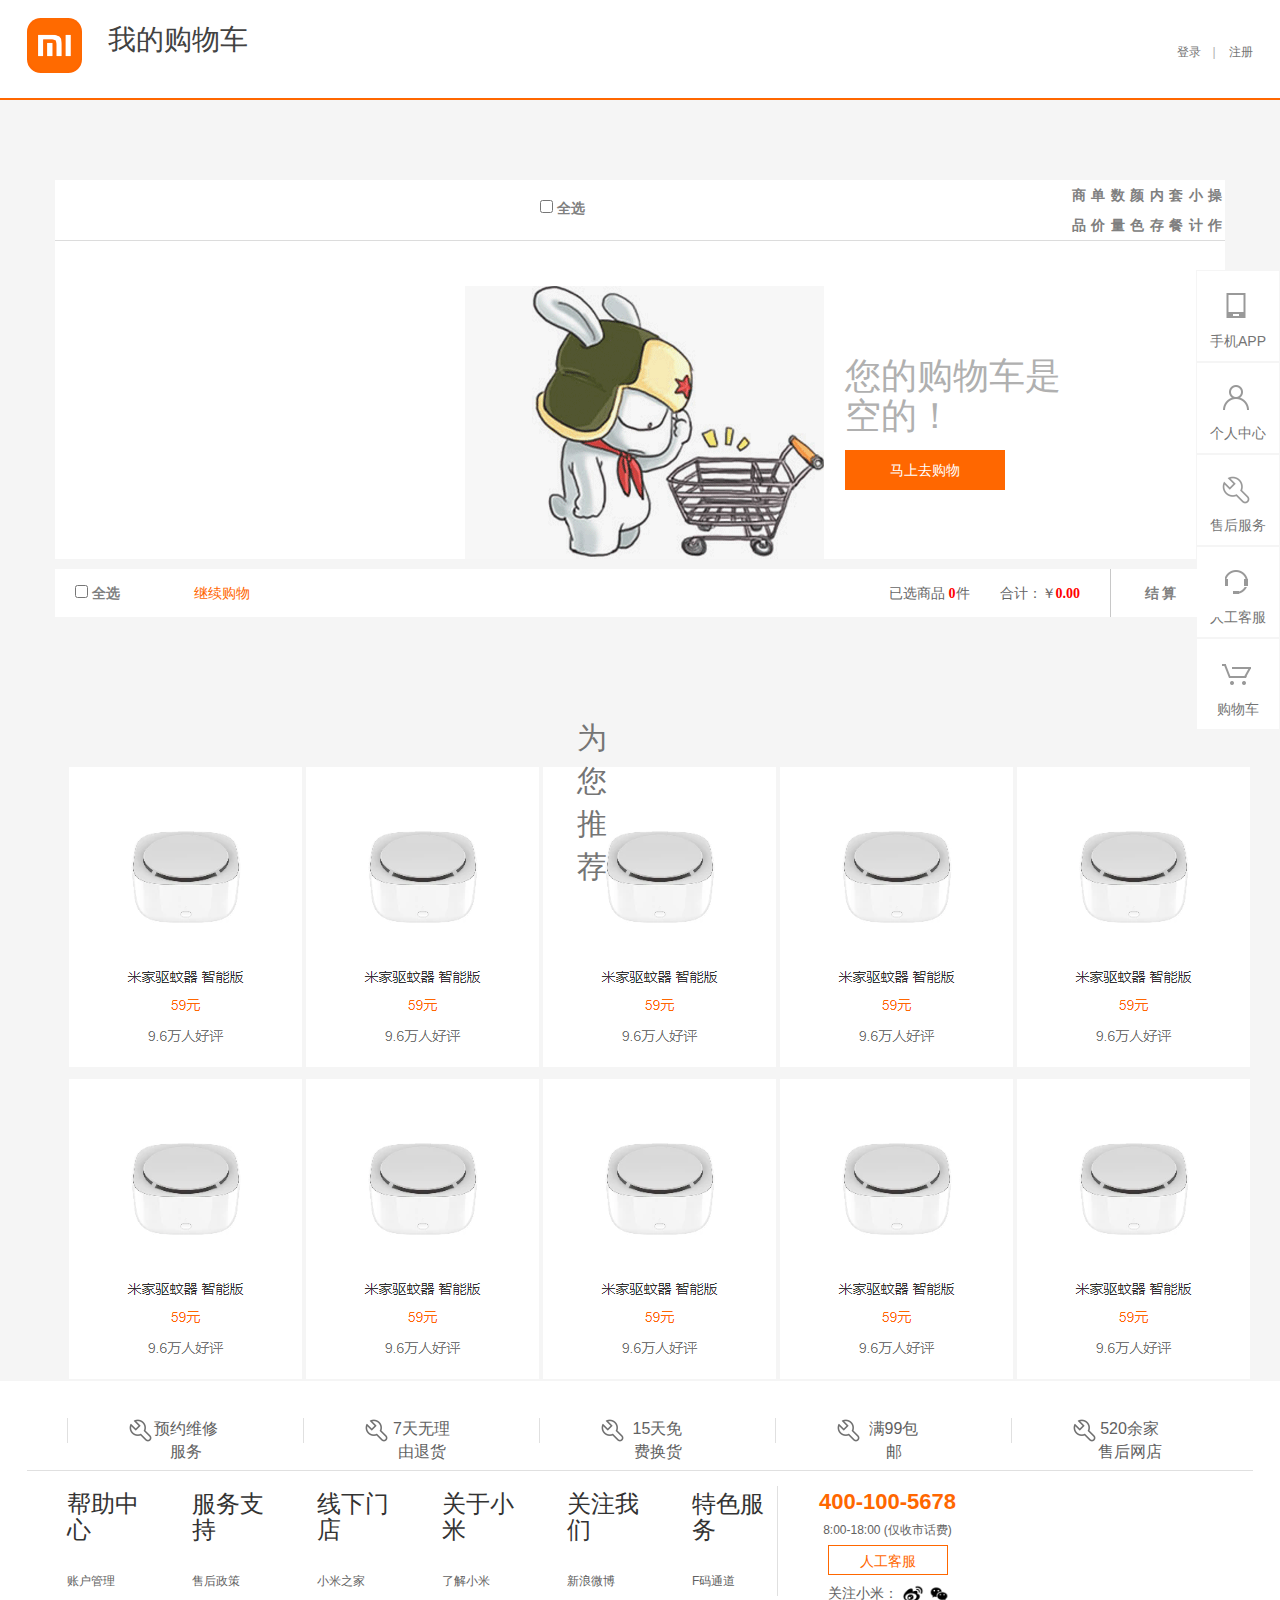
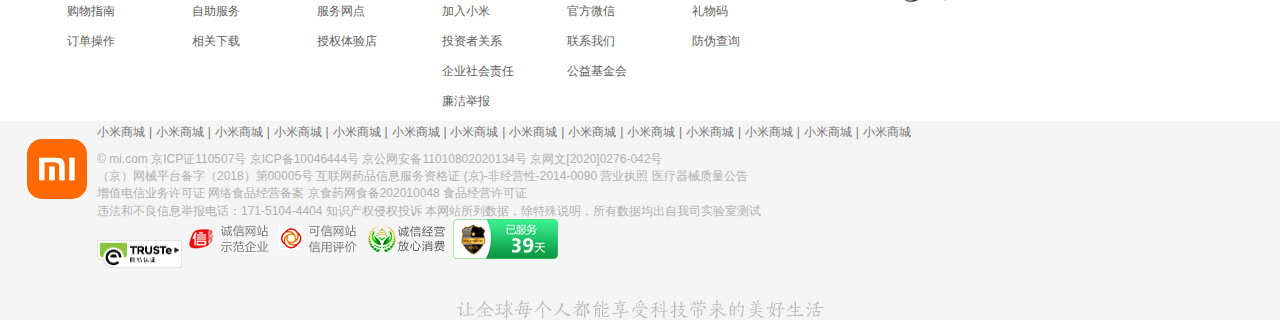
<file: shopping.html>
<!DOCTYPE html>
<html lang="en">

<head>
    <meta charset="UTF-8">
    <meta name="viewport" content="width=device-width, initial-scale=1.0">
    <link rel="stylesheet" href="./css/shopping.css">
    <link rel="stylesheet" href="./bootstrap/css/bootstrap.min.css">
    <title>小米商城-购物车</title>
</head>

<body>
    <!-- 首部部分 start -->
    <div class="header">
        <div class="top_logo w">
            <a href="index.html" class="logo"></a>
            <h2>我的购物车</h2>
            <div class="top_right">
                <a href="register.html">登录</a><span class="sep">|</span>
                <a href="login.html">注册</a>
            </div>
        </div>
    </div>
    <!-- 首部部分 end -->
    <!-- 中间部分 start -->
    <div class="middle">
        <!-- 右侧悬浮工具栏 开始-->
        <div class="right_float">
            <a href="#" class="item">
                <div class="pic pic1"></div>
                <div class="pic_text">手机APP</div>
            </a>
            <a href="#" class="item">
                <div class="pic pic2"></div>
                <div class="pic_text">个人中心</div>
            </a>
            <a href="#" class="item">
                <div class="pic pic3"></div>
                <div class="pic_text">售后服务</div>
            </a>
            <a href="#" class="item">
                <div class="pic pic4"></div>
                <div class="pic_text">人工客服</div>
            </a>
            <a href="#" class="item">
                <div class="pic pic5"></div>
                <div class="pic_text">购物车</div>
            </a>
        </div>
        <!-- 右侧悬浮工具栏 结束 -->
        <div class="colora"></div>
        <!-- <div class="null_shopping">
            <div class="null_shopping_pic">
                <h2>您的购物车是空的！</h2>
                <a href="#">马上去购物</a>
            </div>
        </div> -->
        <table id="cartTable" class="container" border="0" border-space=0>
            <thead>
                <tr>
                    <th><label><input class="check-all check" type="checkbox"/>&nbsp;全选</label></th>
                    <th>商品</th>
                    <th>单价</th>
                    <th>数量</th>
                    <th>颜色</th>
                    <th>内存</th>
                    <th>套餐</th>
                    <th>小计</th>
                    <th>操作</th>
                </tr>
            </thead>
            <tbody>

            </tbody>
        </table>
        <div class="foot container" id="foot">
            <label class="fl select-all"><input type="checkbox" class="check-all check"/>&nbsp;全选</label>

            <div class="fr closing" id="closing" data-content="勾选结算的商品" data-placement="top">结 算</div>
            <div class="fr total">合计：￥<span id="priceTotal">0.00</span></div>
            <a href="./index.html" id="backShop">继续购物</a>
            <div class="fr selected" id="selected">已选商品
                <span id="selectedTotal">0</span>件
            </div>
            <div class="selected-view">
                <div id="selectedViewList" class="clearfix">
                    <!--<div><img src="images/1.jpg"><span>取消选择</span></div>-->
                </div>

            </div>
        </div>
        <div class="goods w">
            <span>为您推荐</span>
            <!-- 推荐商品 -->
            <div class="part2">
                <ul class="phone_right">
                    <li>
                        <a href="#"><img src="images/shopping_middle_goods.png" alt="">
                        </a>
                    </li>
                    <li>
                        <a href="#"><img src="images/shopping_middle_goods.png" alt="">
                        </a>
                    </li>
                    <li>
                        <a href="#"><img src="images/shopping_middle_goods.png" alt="">
                        </a>
                    </li>
                    <li>
                        <a href="#"><img src="images/shopping_middle_goods.png" alt="">
                        </a>
                    </li>
                    <li>
                        <a href="#"><img src="images/shopping_middle_goods.png" alt="">
                        </a>
                    </li>
                    <li>
                        <a href="#"><img src="images/shopping_middle_goods.png" alt="">
                        </a>
                    </li>
                    <li>
                        <a href="#"><img src="images/shopping_middle_goods.png" alt="">
                        </a>
                    </li>
                    <li>
                        <a href="#"><img src="images/shopping_middle_goods.png" alt="">
                        </a>
                    </li>
                    <li>
                        <a href="#"><img src="images/shopping_middle_goods.png" alt="">
                        </a>
                    </li>
                    <li>
                        <a href="#"><img src="images/shopping_middle_goods.png" alt="">
                        </a>
                    </li>
                </ul>
            </div>
        </div>
        <div class="color"></div>
    </div>
    <!-- 中间部分 end -->

    <!-- 结尾部分开始 -->
    <div class="footer">
        <!-- 服务模块 -->
        <div class="tool w">
            <div class="tool_header">
                <ul>
                    <li>
                        <a href="#">
                            <div class="pic"></div> 预约维修服务
                        </a>
                    </li>
                    <li>
                        <a href="#">
                            <div class="pic"></div> 7天无理由退货
                        </a>
                    </li>
                    <li>
                        <a href="#">
                            <div class="pic"></div> 15天免费换货
                        </a>
                    </li>
                    <li>
                        <a href="#">
                            <div class="pic"></div> 满99包邮
                        </a>
                    </li>
                    <li>
                        <a href="#">
                            <div class="pic"></div> 520余家售后网店
                        </a>
                    </li>
                </ul>
            </div>
            <div class="tool_footer">
                <ul class="col_links">
                    <h3>帮助中心</h3>
                    <li><a href="#"> 账户管理</a></li>
                    <li><a href="#"> 购物指南</a></li>
                    <li><a href="#"> 订单操作</a></li>
                </ul>
                <ul class="col_links">
                    <h3>服务支持</h3>
                    <li><a href="#"> 售后政策 </a></li>
                    <li><a href="#"> 自助服务</a></li>
                    <li><a href="#"> 相关下载</a></li>
                </ul>
                <ul class="col_links">
                    <h3>线下门店</h3>
                    <li><a href="#"> 小米之家</a></li>
                    <li><a href="#"> 服务网点</a></li>
                    <li><a href="#"> 授权体验店</a></li>
                </ul>
                <ul class="col_links">
                    <h3>关于小米</h3>
                    <li><a href="#"> 了解小米</a></li>
                    <li><a href="#"> 加入小米</a></li>
                    <li><a href="#"> 投资者关系</a></li>
                    <li><a href="#"> 企业社会责任</a></li>
                    <li><a href="#"> 廉洁举报</a></li>
                </ul>
                <ul class="col_links">
                    <h3>关注我们</h3>
                    <li><a href="#"> 新浪微博</a></li>
                    <li><a href="#"> 官方微信</a></li>
                    <li><a href="#"> 联系我们</a></li>
                    <li><a href="#"> 公益基金会</a></li>
                </ul>
                <ul class="col_links">
                    <h3>特色服务</h3>
                    <li><a href="#"> F码通道</a></li>
                    <li><a href="#"> 礼物码</a></li>
                    <li><a href="#"> 防伪查询</a></li>
                </ul>
                <div class="col_links_last">
                    <p class="phone">400-100-5678</p>
                    <p class="phone_time">8:00-18:00 (仅收市话费)</p>
                    <a href="#"><span> 人工客服</span></a>
                    <div><span> 关注小米：</span>
                        <a href="#"><img src="images/footer_logo_xinlang.png" alt=""></a>
                        <a href="#"><img src="images/footer_logo_weixin.png" alt=""></a>
                    </div>
                </div>
            </div>
        </div>
        <!-- 版权信息模块 -->
        <div class="info middle ">
            <div class="info_header w">
                <div class="info_left">
                    <div class="logo"></div>
                </div>
                <div class="info_logo_text">
                    <p class="info_logo_text1">
                        <a href="#">小米商城</a> <span>|</span>
                        <a href="#">小米商城</a> <span>|</span>
                        <a href="#">小米商城</a> <span>|</span>
                        <a href="#">小米商城</a> <span>|</span>
                        <a href="#">小米商城</a> <span>|</span>
                        <a href="#">小米商城</a> <span>|</span>
                        <a href="#">小米商城</a> <span>|</span>
                        <a href="#">小米商城</a> <span>|</span>
                        <a href="#">小米商城</a> <span>|</span>
                        <a href="#">小米商城</a> <span>|</span>
                        <a href="#">小米商城</a> <span>|</span>
                        <a href="#">小米商城</a> <span>|</span>
                        <a href="#">小米商城</a> <span>|</span>
                        <a href="#">小米商城</a>
                    </p>
                    <p class="info_logo_text2">
                        © <a href="">mi.com</a> 京ICP证110507号 <a href="#">京ICP备10046444号</a> <a href="#">京公网安备11010802020134号</a> <a href="#">京网文[2020]0276-042号</a> <br>
                        <a href="#">（京）网械平台备字（2018）第00005号</a> <a href="#">互联网药品信息服务资格证 (京)-非经营性-2014-0090</a> <a href="#">营业执照</a> <a href="#">医疗器械质量公告</a> <br>
                        <a href="#">增值电信业务许可证</a> 网络食品经营备案 京食药网食备202010048 <a href="#">食品经营许可证</a> <br> 违法和不良信息举报电话：171-5104-4404 <a href="#">知识产权侵权投诉</a> 本网站所列数据，除特殊说明，所有数据均出自我司实验室测试
                    </p>
                </div>
            </div>
            <div class="info_middle ">
                <img src="images/footer_middle_pic1.png" alt="" class="pic_first">
                <img src="images/footer_middle_pic2.png" alt="">
                <img src="images/footer_middle_pic3.png" alt="">
                <img src="images/footer_middle_pic4.png" alt="">
                <img src="images/footer_middle_pic5.png" alt="" class="pic_last">
            </div>
            <div class="info_footer"><img src="images/footer-word.png" alt=""></div>
        </div>
    </div>

    <!-- 结尾部分结束 -->
    <script src="./js/jquery-2.2.4.js"></script>
    <script src="./bootstrap/js/bootstrap.min.js"></script>
    <script src="./layer/layer.js"></script>
    <script src="./js/shopping.js"></script>
</body>

</html>
</file>
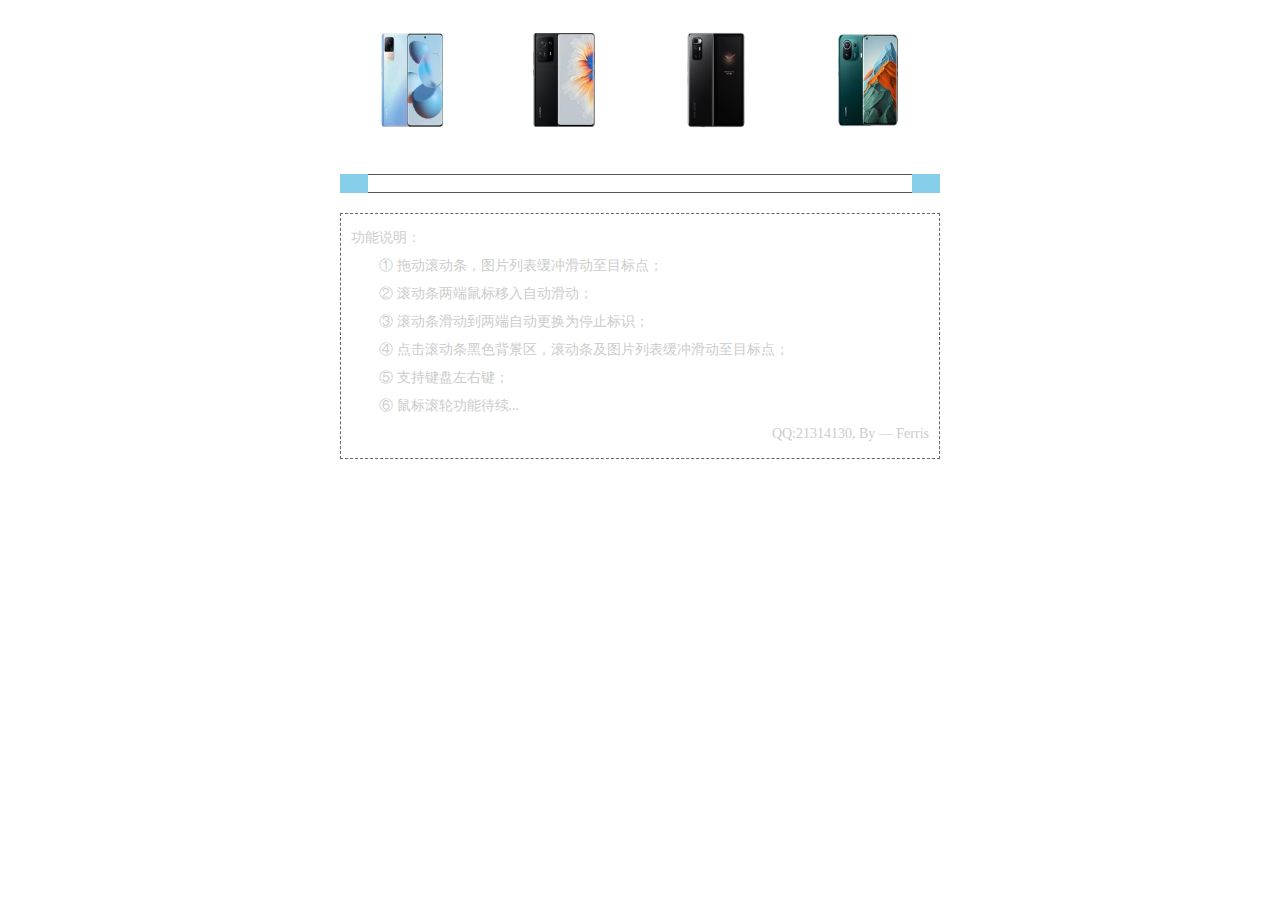
<file: test2.html>
<!DOCTYPE html PUBLIC "-//W3C//DTD XHTML 1.0 Transitional//EN" "http://www.w3.org/TR/xhtml1/DTD/xhtml1-transitional.dtd">
<html xmlns="http://www.w3.org/1999/xhtml">

<head>
    <meta http-equiv="Content-Type" content="text/html; charset=utf-8" />
    <title>自定义滚动条</title>
    <style type="text/css">
        body,
        div,
        ul,
        li,
        p {
            margin: 0;
            padding: 0;
        }
        
        body {
            font: 14px/1.5 \5fae\8f6f\96c5\9ed1;
        }
        
        #box {
            width: 600px;
            margin: 20px auto;
        }
        
        .list {
            position: relative;
            width: 600px;
            height: 144px;
            margin-bottom: 10px;
            overflow: hidden;
            border-radius: 8px;
        }
        
        .list ul {
            position: absolute;
            top: 0;
            left: 0;
            height: 144px;
        }
        
        .list li {
            display: inline;
            float: left;
            width: 144px;
            height: 144px;
            list-style: none;
            margin-right: 8px;
            border-radius: 8px;
        }
        
        .list li img {
            float: left;
            width: 124px;
            height: 100px;
            border-radius: 5px;
            margin: 10px 0 0 10px;
        }
        
        .list li p {
            float: left;
            color: #fff;
            width: 100%;
            text-align: center;
            line-height: 34px;
        }
        
        .scrollBar {
            position: relative;
            height: 19px;
            overflow: hidden;
        }
        
        .scrollBar .barL,
        .scrollBar .barR,
        .scrollBar .barLStop,
        .scrollBar .barRStop {
            position: absolute;
            top: 0;
            width: 28px;
            height: 19px;
            cursor: pointer;
            background: url('./images/middle_left.png') no-repeat;
        }
        
        .scrollBar .barL {
            left: 0;
        }
        
        .scrollBar .barR {
            right: 0;
            background-color: skyblue;
            background-position: right 0;
        }
        
        .scrollBar .barLStop {
            left: 0;
            background-color: skyblue;
            background-position: 0 -19px;
            cursor: default;
        }
        
        .scrollBar .barRStop {
            right: 0;
            background-position: right -19px;
            cursor: default;
        }
        
        .scrollBar .barM {
            position: relative;
            height: 15px;
            border: 1px solid #545454;
            border-width: 1px 0;
            margin: 0 28px;
            padding: 1px 0;
            z-index: 1;
            cursor: pointer;
        }
        
        .scrollBar .bar {
            position: absolute;
            top: 1px;
            left: 0;
            width: 150px;
            height: 15px;
            cursor: e-resize;
            background: url('./images/middle_left.png') repeat-x;
        }
        
        .scrollBar .bar .l,
        .scrollBar .bar .r {
            position: absolute;
            top: 0;
            width: 6px;
            height: 15px;
            background: url('./images/middle_left.png') no-repeat;
        }
        
        .scrollBar .bar .l {
            left: -6px;
        }
        
        .scrollBar .bar .r {
            right: -6px;
            background-position: right 0;
        }
        
        #desc {
            color: #ccc;
            width: 578px;
            padding: 10px;
            margin: 0 auto;
            line-height: 2;
            border: 1px dashed #666;
        }
        
        #desc dd {
            margin-left: 2em;
        }
        
        .ta-r {
            text-align: right;
        }
    </style>

</head>

<body>
    <div id="box">
        <div class="list">
            <ul>
                <li><img src="./images/item.jpg" />
                    <p>iPhone 4</p>
                </li>
                <li><img src="./images/item2.jpg" />
                    <p>iPad 2</p>
                </li>
                <li><img src="./images/item3.jpg" />
                    <p>iPod touch</p>
                </li>
                <li><img src="./images/item5.jpg" />
                    <p>iPod classic</p>
                </li>
                <li><img src="./images/item4.jpg" />
                    <p>iPod shuffle</p>
                </li>
                <li><img src="./images/item2.jpg" />
                    <p>iPod nano</p>
                </li>
                <li><img src="./images/item5.jpg" />
                    <p>MacBook Air</p>
                </li>
                <li><img src="./images/item3.jpg" />
                    <p>MacBook Pro</p>
                </li>
                <li><img src="./images/item4.jpg" />
                    <p>Mac mini</p>
                </li>
                <li><img src="./images/item.jpg" />
                    <p>Mac Pro</p>
                </li>
            </ul>
        </div>
        <!--/list-->
        <div class="scrollBar">
            <div class="barL"></div>
            <div class="barM">
                <div class="bar">
                    <div class="l"></div>
                    <div class="r"></div>
                </div>
            </div>
            <div class="barR"></div>
        </div>
        <!--/scrollBar-->
    </div>
    <!--/box-->
    <dl id="desc">
        <dt>功能说明：</dt>
        <dd>① 拖动滚动条，图片列表缓冲滑动至目标点；</dd>
        <dd>② 滚动条两端鼠标移入自动滑动；</dd>
        <dd>③ 滚动条滑动到两端自动更换为停止标识；</dd>
        <dd>④ 点击滚动条黑色背景区，滚动条及图片列表缓冲滑动至目标点；</dd>
        <dd>⑤ 支持键盘左右键；</dd>
        <dd>⑥ 鼠标滚轮功能待续...</dd>
        <dd class="ta-r">QQ:21314130, By — Ferris</dd>
    </dl>
    <script type="text/javascript">
        var get = {
            byId: function(id) {
                return typeof id === "string" ? document.getElementById(id) : id
            },
            byClass: function(sClass, oParent) {
                var aClass = [];
                var reClass = new RegExp("(^| )" + sClass + "( |$)");
                var aElem = this.byTagName("*", oParent);
                for (var i = 0; i < aElem.length; i++) reClass.test(aElem[i].className) && aClass.push(aElem[i]);
                return aClass
            },
            byTagName: function(elem, obj) {
                return (obj || document).getElementsByTagName(elem)
            }
        };

        function getStyle(obj, attr) {
            return parseFloat(obj.currentStyle ? obj.currentStyle[attr] : getComputedStyle(obj, null)[attr])
        }
        window.onload = function() {
            var oBox = get.byId("box");
            var oScrollBar = get.byClass("scrollBar", oBox)[0];
            var oList = get.byClass("list", oBox)[0];
            var oUl = get.byTagName("ul", oBox)[0];
            var aLi = get.byTagName("li", oBox);
            var oBarL = get.byClass("barL", oScrollBar)[0];
            var oBarM = get.byClass("barM", oScrollBar)[0];
            var oBarR = get.byClass("barR", oScrollBar)[0];
            var oBar = get.byClass("bar", oBarM)[0];
            var maxL = oBarM.offsetWidth - oBar.offsetWidth;
            var iMarginRight = getStyle(aLi[0], "marginRight");
            var timer = null;
            var iScale = 0;
            var disX = 0;
            var i = 0;

            //图片列表容器动态设置宽度
            oUl.style.width = (aLi[0].offsetWidth + iMarginRight) * aLi.length + "px";

            //拖动流动条
            oBar.onmousedown = function(event) {
                var event = event || window.event;
                disX = event.clientX - oBar.offsetLeft;
                document.onmousemove = function(event) {
                    var event = event || window.event;
                    var iL = event.clientX - disX;
                    iL <= 0 && (iL = 0);
                    iL >= maxL && (iL = maxL);
                    oBar.style.left = iL + "px";
                    iScale = iL / maxL;
                    startMove(oUl, parseInt((oList.offsetWidth + iMarginRight - oUl.offsetWidth) * iScale));
                    isStop();
                    return false
                };
                document.onmouseup = function() {
                    document.onmousemove = null;
                    document.onmouseup = null
                };
                return false
            };
            //阻止滚动条点击事件冒泡
            oBar.onclick = function(event) {
                (event || window.event).cancelBubble = true
            };
            //滚动条左右按钮鼠标移入及键盘左右键按下事件
            oBarL.onmouseover = oBarR.onmouseover = document.onkeydown = function(event) {
                clearInterval(timer);
                var event = event || window.event;
                var iSpeed = 0;
                if (this == oBarR || event.keyCode == 39) {
                    iSpeed = 5
                } else if (this == oBarL || event.keyCode == 37) {
                    iSpeed = -5
                }
                timer = setInterval(function() {
                    togetherMove(getStyle(oBar, "left") + iSpeed, 1)
                }, 30)
            };
            //滚动条左右按钮鼠标移开及键盘左右键抬起事件
            oBarL.onmouseout = oBarR.onmouseout = document.onkeyup = function() {
                clearInterval(timer)
            };

            //滚动条可移动区域点击事件
            oBarM.onclick = function(event) {
                var iTarget = (event || window.event).clientX - oBox.offsetLeft - this.offsetLeft - oBar.offsetWidth / 2;
                togetherMove(iTarget)
            };

            //图片列表和流动条同时移动
            function togetherMove(iTarget, buffer) {
                if (iTarget <= 0) {
                    timer && clearInterval(timer);
                    iTarget = 0
                } else if (iTarget >= maxL) {
                    timer && clearInterval(timer);
                    iTarget = maxL
                }
                iScale = iTarget / maxL;
                startMove(oUl, parseInt((oList.offsetWidth + iMarginRight - oUl.offsetWidth) * iScale), function() {
                    isStop()
                }, buffer);
                startMove(oBar, iTarget, function() {
                    isStop()
                }, buffer)
            }

            //判断滚动条是否到达边界
            function isStop() {
                oBarL.className = "barL";
                oBarR.className = "barR";
                switch (oBar.offsetLeft) {
                    case 0:
                        /(^|\s)barLStop(\s|$)/.test(oBarL.className) || (oBarL.className += " barLStop");
                        break;
                    case maxL:
                        /(^|\s)barRStop(\s|$)/.test(oBarR.className) || (oBarR.className += " barRStop");
                        break;
                }
            }
            isStop()
        };

        function startMove(obj, iTarget, fnEnd, buffer) {
            clearInterval(obj.timer);
            obj.timer = setInterval(function() {
                doMove(obj, iTarget, fnEnd, buffer)
            }, 25)
        }

        function doMove(obj, iTarget, fnEnd, buffer) {
            var iLeft = getStyle(obj, "left");
            var iSpeed = (iTarget - iLeft) / (buffer || 5);
            iSpeed = iSpeed > 0 ? Math.ceil(iSpeed) : Math.floor(iSpeed);
            iLeft == iTarget ? (clearInterval(obj.timer), fnEnd && fnEnd()) : obj.style.left = iLeft + iSpeed + "px"
        }
    </script>
</body>

</html>
</file>
<file: css/index_style.css>
* {
        margin: 0px;
        padding: 0;
    }
    
    .w {
        width: 1226px;
        margin: 0 auto;
    }
    
    li {
        list-style: none;
    }
    
    a {
        color: black;
        text-decoration: none;
    }
    
    .header_middle {
        width: 100%;
        height: 40px;
        background-color: #333333;
    }
    
    .header_middle ul li {
        float: left;
        padding-right: 15px;
    }
    
    .header_middle .users {
        color: white;
        width: 115px;
        height: 20px;
        position: absolute;
        top: 10px;
        right: 30px;
    }
    
    .header_middle .users a {
        font-size: 16px;
        text-decoration: none;
        color: #ff6700;
    }
    
    .header_middle .out {
        position: absolute;
        top: 10px;
        right: 10px;
    }
    
    .header_middle .out a {
        font-size: 12px;
        text-decoration: none;
        color: #ff6700;
    }
    
    .search {
        position: relative;
    }
    
    .search-res {
        position: absolute;
        top: 100%;
        left: 0;
        width: 243px;
        border-top: none;
        background-color: white;
        z-index: 100;
    }
    
    .search-res li {
        list-style-type: none;
        line-height: 20px;
        padding: 2px 5px;
    }
    
    .shopping {
        text-align: center;
        width: 120px;
        height: 40px;
        background-color: rgba(0, 0, 0, .3);
        position: relative;
    }
    
    .header_middle .shopNum {
        font-size: 14px;
        color: #FF6700;
    }
    
    .header_middle .shopHide:hover {
        height: auto;
    }
    
    .header_middle .shopHide {
        width: 360px;
        height: auto;
        position: absolute;
        left: -150px;
        top: 40px;
        background-color: white;
        z-index: 1000;
        text-align: center;
        line-height: auto;
    }
    
    .header_middle .hideUl {
        width: 320px;
        height: auto;
    }
    
    .header_middle .hideLi {
        display: inline-block;
        border-bottom: 1px solid gainsboro;
    }
    
    .header_middle .hideLi img {
        width: 60px;
        height: 60px;
        float: left;
        margin-right: 10px;
    }
    
    .header_middle .hideLi .hideName {
        font-size: 14px;
        color: black;
        float: left;
        margin-right: 5px;
    }
    
    .header_middle .hideLi .hideName:hover {
        color: #FF6700;
    }
    
    .header_middle .hideLi .hideRam {
        font-size: 13px;
        color: black;
        float: left;
        margin-right: 5px;
    }
    
    .header_middle .hideLi .hideColor {
        font-size: 13px;
        color: black;
        float: left;
        margin-right: 5px;
    }
    
    .header_middle .hideLi .hideNum {
        font-size: 12px;
        color: black;
        float: left;
    }
    
    .header_middle .hideLi .hidePrice {
        font-size: 13px;
        color: black;
        float: left;
        margin-right: 5px;
    }
    
    .header_middle .shopNull {
        width: 150px;
        height: 150px;
        background: url(../images/shopping_middle_top_banner.png) no-repeat;
        background-size: 100%;
    }
    
    .header_middle a {
        color: #b0b0b0;
        height: 40px;
        line-height: 40px;
        font-size: 12px;
    }
    
    .header_middle .nullA {
        color: black;
        font-size: 14px;
    }
    
    .header_middle a:hover {
        color: white;
    }
    
    .header_middle .desc .agree-tab {
        color: #ff6700;
        cursor: pointer;
    }
    
    .right {
        margin-left: 175px;
    }
    
    .top_logo {
        margin-top: 20px;
        height: 78px;
    }
    
    .logo {
        float: left;
        display: block;
        width: 55px;
        height: 55px;
        background-image: url(../images/mi-logo.png);
        background-size: 100%;
        /* background-color: #FF6700; */
        background-position: 50%;
    }
    
    .list {
        float: left;
        margin-left: 190px;
    }
    
    .list li {
        float: left;
    }
    
    .list li a {
        color: #333;
        height: 55px;
        line-height: 55px;
        font-size: 16px;
        padding-right: 15px;
    }
    
    .list li .item-children {
        display: none;
    }
    
    .item-children {
        position: absolute;
        left: 0;
        z-index: 10;
        height: 270px;
        width: 100%;
        background-color: white;
        text-align: center;
        border-top: 1px solid gainsboro;
    }
    
    .list li a:hover {
        color: #FF6700;
    }
    
    .item-children li {
        color: gainsboro;
        font-size: 12px;
        position: relative;
        float: left;
        width: 180px;
        padding: 35px 12px 0;
        text-align: center;
    }
    
    .item-children li img {
        border-right: 1px solid gainsboro;
    }
    
    .item-children li:last-child img {
        border-right: none;
    }
    
    .item-children li a {
        text-decoration: none;
    }
    
    .search_btn {
        display: block;
        float: right;
        width: 52px;
        height: 50px;
        border: 1px solid #e0e0e0;
        background-image: url(../images/search_before.png);
        background-size: 50%;
        background-repeat: no-repeat;
        background-position: 50%;
        border-left: 0;
        padding: 0 6px;
    }
    
    .search_btn:hover {
        background-color: #FF6700;
        background-image: url(../images/search_after.png);
    }
    
    .search {
        float: right;
        width: 245px;
        height: 50px;
        border: 1px solid #e0e0e0;
    }
    
    .search .search-text {
        border: 0;
        width: 100%;
        height: 100%;
        padding-left: 10px;
    }
    
    .top_app {
        position: relative;
        height: 460px;
    }
    
    .app_list {
        position: absolute;
        float: left;
        width: 235px;
        height: 460px;
        background-color: rgba(0, 0, 0, .3);
    }
    
    .app_list ul {
        margin-top: 20px;
    }
    
    .app_list .rightLi>a {
        display: block;
        height: 42px;
        line-height: 42px;
        padding-left: 30px;
        background-image: url(../images/btn_right.png);
        background-size: 8%;
        background-repeat: no-repeat;
        background-position: 190px 10px;
        color: white;
        font-size: 14px;
    }
    
    .app_list .rightLi:hover {
        background-color: #FF6700;
    }
    
    .app_list li .children-col-4 {
        display: none;
    }
    
    .children-col-4 {
        position: absolute;
        left: 235px;
        top: 0px;
        border: 1px solid gray;
        z-index: 10;
        width: 800px;
        height: 460px;
        background-color: white;
    }
    
    .children-col-4 ul {
        float: left;
    }
    
    .children-col-4 ul li {
        list-style: none;
        display: block;
        height: 50px;
        width: 150px;
        margin: 15px 15px 15px 15px;
        text-align: center;
        line-height: 50px;
        font-size: 12px;
        color: gainsboro;
    }
    
    .children-col-4 ul li a {
        display: block;
        height: 50px;
        width: 150px;
        line-height: 50px;
        text-align: center;
    }
    
    .children-col-4 ul li img {
        float: left;
        margin-right: 5px;
        vertical-align: middle;
    }
    
    .children-col-4 ul li span {
        color: black;
        float: left;
    }
    
    .children-col-4 ul li span:hover {
        color: #FF6700;
    }
    
    .app_bottom {
        height: 170px;
        margin-top: 13px;
    }
    
    .first {
        float: left;
        width: 235px;
        height: 100%;
        background-color: #5f5750;
    }
    
    .app_bottom>ul li {
        float: left;
        margin-left: 14px;
    }
    
    .app_bottom>ul li img {
        display: block;
        width: 316px;
        height: 170px;
    }
    
    .first ul li {
        float: left;
        display: block;
        width: 71px;
        height: 82px;
        margin: 1px 3px;
        border-right: 1px solid #b0b0b0;
        border-bottom: 1px solid #b0b0b0;
    }
    
    .first ul .first3,
    .first ul .first6 {
        border-right: none;
    }
    
    .first ul .first4,
    .first ul .first5,
    .first ul .first6 {
        border-bottom: none;
    }
    
    .first ul li a {
        display: block;
        width: 70px;
        height: 60px;
        margin-top: 25px;
        font-size: 12px;
        color: #b0b0b0;
        text-align: center;
    }
    
    .first ul li a:hover {
        color: white;
    }
    
    .first ul li a img {
        display: block;
        width: 24px;
        height: 24px;
        margin: 0 auto;
    }
    /* 头部部分结束 */
    /* 中间部分开始 */
    
    .middle {
        background-color: #F5F5F5;
        margin-top: 30px;
    }
    
    .part1 {
        height: 70px;
    }
    
    .part1 h2 {
        float: left;
        font-weight: 400;
    }
    
    #box {
        width: 237px;
        height: 340px;
        /* margin: 200px 200px; */
        background: #E53935;
        position: relative;
        text-align: center;
    }
    
    .txt {
        width: 150px;
        height: 50px;
        text-align: center;
        line-height: 50px;
        color: #fff;
        font-size: 30px;
        font-weight: 900;
        position: absolute;
        left: 45px;
        top: 50px;
    }
    
    .hour {
        left: 40px;
    }
    
    .h_m {
        left: 87px;
    }
    
    .minute {
        left: 100px;
    }
    
    .m_s {
        right: 84px;
    }
    
    .second {
        left: 160px;
    }
    
    .hour,
    .minute,
    .second {
        position: absolute;
        top: 200px;
        font-size: 20px;
        text-align: center;
        line-height: 40px;
        width: 40px;
        height: 40px;
        background: black;
        color: #fff;
    }
    
    .h_m,
    .m_s {
        color: #fff;
        font-size: 20px;
        font-weight: 900;
        position: absolute;
        bottom: 110px;
    }
    
    .countdown-desc {
        position: absolute;
        top: 170px;
        left: 62px;
        font-size: 14px;
        text-align: center;
    }
    
    .fast_shopping .part2 {
        height: 340px;
    }
    
    .part_first,
    .part2 li {
        float: left;
        margin-right: 10px;
        width: 237px;
        height: 340px;
    }
    
    .part_second,
    .part_third,
    .part_four,
    .part_five {
        background-color: #FAFAFA;
    }
    
    .part_second {
        border-top: 1.5px solid #00C0A5;
    }
    
    .part_third {
        border-top: 1.5px solid #FFAC13;
    }
    
    .part_four {
        border-top: 1.5px solid #83C44E;
    }
    
    .part2 ul .part_five {
        border-top: 1.5px solid #2196F3;
        margin: 0;
    }
    
    .time {
        margin: 20px 0 0 30px;
    }
    
    .time div {
        float: left;
        width: 38px;
        height: 38px;
        background-color: #605751;
        margin: 10px;
    }
    
    .time div h3 {
        color: white;
        font-weight: 400;
        line-height: 38px;
        padding-left: 8px;
    }
    
    .time .spot {
        width: 8px;
        height: 38px;
        background-color: #F1EDED;
        margin: 18px 0 0 0;
    }
    
    .part2 .pic {
        margin: 65px 0 0 40px;
    }
    
    .part2 .pic img {
        width: 160px;
        height: 160px;
    }
    
    .part2 .text1 {
        margin-bottom: 20px;
        text-align: center;
        white-space: nowrap;
        overflow: hidden;
        text-overflow: ellipsis;
    }
    
    .part2 .text2 {
        text-align: center;
        font-size: 14px;
        color: #FA7523;
        font-weight: 700;
    }
    
    .part2 .text2 span {
        color: #6F6D6D;
        padding-left: 0;
        text-decoration: line-through;
    }
    
    .part2 ul span {
        color: #6F6D6D;
        font-size: 14px;
        padding-left: 10%;
    }
    
    .part3 {
        width: 1226px;
        height: 120px;
        margin-top: 30px;
        margin-bottom: 30px;
    }
    
    .part3 img {
        display: block;
        width: 100%;
    }
    /* 手机模块开始 */
    
    .phone .part1 a,
    .home .part1 a {
        display: block;
        float: right;
        margin-top: 25px;
        text-align: center;
        width: 150px;
        height: 30px;
        font-size: 18px;
        color: #424A53;
        background-image: url(../images/middle_phone_lookbtn_before.png);
        background-repeat: no-repeat;
        background-position: 120px -2px;
        background-size: 20%;
    }
    
    .part1 a:hover {
        color: #FF6700;
        background-image: url(../images/middle_phone_loookbtn_after.png);
    }
    
    .part2 {
        height: 614px;
    }
    
    .part2 ul li:hover {
        transition: all .2s linear;
        z-index: 2;
        -webkit-box-shadow: 0 15px 30px rgb(0 0 0 / 10%);
        box-shadow: 0 15px 30px rgb(0 0 0 / 10%);
        -webkit-transform: translate3d(0, -2px, 0);
        transform: translate3d(0, -2px, 0);
    }
    
    .phone_left,
    .home_left {
        float: left;
        width: 234px;
        height: 614px;
    }
    
    .phone_left img {
        display: block;
        width: 100%;
    }
    
    .home .home_left img {
        width: 234px;
        height: 300px;
    }
    
    .phone_right li,
    .home_left li {
        float: right;
        width: 234px;
        height: 300px;
        background-color: white;
        margin-bottom: 12px;
    }
    
    .phone_right li img {
        display: block;
        width: 160px;
        height: 160px;
        margin: 20px 40px;
    }
    
    .part2 .phone_right .text1 span {
        padding-top: 3px;
        padding-left: 5px;
    }
    
    .part2 .phone_left:hover,
    .part2 .phone_right li:hover,
    .home_left li:hover {
        /* box-shadow: 1px 1px 3px 3px rgba(0, 0, 0, .1); */
        transition: all .2s linear;
        z-index: 2;
        -webkit-box-shadow: 0 15px 30px rgb(0 0 0 / 10%);
        box-shadow: 0 15px 30px rgb(0 0 0 / 10%);
        -webkit-transform: translate3d(0, -2px, 0);
        transform: translate3d(0, -2px, 0);
    }
    
    .home .part1 div {
        float: right;
        font-size: 16px;
        background-image: none;
    }
    
    .home .part1 a {
        float: left;
        width: 70px;
        font-size: 16px;
        background-image: none;
    }
    
    .home .part1 a:hover {
        text-decoration: underline;
        text-decoration-color: #FF6700;
    }
    /* 尾部开始 */
    /* 服务模块开始 */
    
    .tool {
        height: 330px;
    }
    
    .tool .tool_header {
        height: 80px;
        border-bottom: 1px solid #e0e0e0;
    }
    
    .tool .tool_header li {
        float: left;
        width: 243px;
        height: 25px;
        margin-top: 27px;
        border-left: 1px solid #e0e0e0;
    }
    
    .tool .tool_header li .pic {
        float: left;
        width: 25px;
        height: 25px;
        background-image: url(../images/footer_tool1_before.png);
        background-size: 100%;
    }
    
    .tool .tool_header li a {
        display: block;
        width: 150px;
        height: 17px;
        font-size: 16px;
        color: #616161;
        padding-right: 0px;
        text-align: center;
        padding-left: 60px;
    }
    
    .tool .tool_header li a:hover {
        color: #FF6700;
    }
    
    .tool_footer {
        height: 250px;
        padding: 40px 0;
    }
    
    .tool_footer ul h3 {
        margin-bottom: 26px;
        font-weight: 400;
    }
    
    .tool_footer ul li {
        margin-top: 10px;
    }
    
    .tool_footer ul li a {
        color: #616161;
        font-size: 12px;
    }
    
    .tool_footer ul li a:hover {
        color: #FF6700;
    }
    
    .col_links {
        width: 160px;
        float: left;
    }
    
    .col_links_last {
        float: right;
        width: 252px;
        height: 110px;
        border-left: 1px solid #e0e0e0;
        text-align: center;
    }
    
    .col_links_last p {
        margin-bottom: 5px;
    }
    
    .col_links_last .phone {
        color: #FF6700;
        font-weight: 700;
        font-size: 22px;
    }
    
    .phone_time {
        font-size: 12px;
        color: #616161
    }
    
    .col_links_last>a {
        display: block;
        width: 120px;
        height: 30px;
        color: #FF6700;
        margin-left: 50px;
        border: 1px solid #FF6700;
    }
    
    .col_links_last>a span {
        line-height: 30px;
    }
    
    .col_links_last>a:hover {
        background-color: #FF6700;
        color: white;
    }
    
    .col_links_last div {
        text-align: left;
        margin-left: 50px;
        margin-top: 8px;
        font-size: 14px;
        color: #616161
    }
    
    .col_links_last div img {
        width: 13%;
    }
    
    .info_header {
        height: 89px;
    }
    
    .info_left {
        float: left;
        height: 89px;
    }
    
    .info_header .logo {
        width: 60px;
        height: 60px;
        margin-right: 10px;
        background-repeat: no-repeat;
        background-size: 100%;
        background-position: 70%;
    }
    
    .info_logo_text1 a,
    .info_logo_text2,
    .info_logo_text2 a,
    .info_logo_text1 span {
        font-size: 12px;
    }
    
    .info_logo_text2 a:hover,
    .info_logo_text1 a:hover {
        color: #FF6700;
    }
    
    .info_logo_text1 a,
    .info_logo_text1 span {
        color: #757575;
    }
    
    .info_logo_text2,
    .info_logo_text2 a {
        color: #b0b0b0;
    }
    
    .info_middle {
        width: 1226px;
        margin: 0 auto;
    }
    
    .info_middle .pic_first {
        margin: 5px 0 0 70px;
    }
    
    .info_middle img {
        width: 85px;
        height: 28px;
    }
    
    .info_middle .pic_last {
        width: 105px;
        height: 40px;
    }
    
    .info_footer {
        text-align: center;
        margin-top: 30px;
    }
    /* 右侧悬浮 */
    
    .right_float {
        position: fixed;
        bottom: 70px;
        right: 0;
        width: 84px;
        height: 560px;
    }
    
    .item {
        display: block;
        width: 84px;
        height: 92px;
        background-color: #fff;
        border: 1px solid #f5f5f5;
        text-align: center;
    }
    
    .item .pic {
        width: 30px;
        height: 30px;
        margin: 20px 0 0 24px;
        background-size: 100%;
    }
    
    .right_float #backTop {
        display: none;
    }
    
    #demoin ul {
        display: inline-block;
    }
    
    #demoin::-webkit-scrollbar {
        /*滚动条整体样式*/
        width: 10px;
        /*高宽分别对应横竖滚动条的尺寸*/
        height: 6px;
    }
    
    #demoin::-webkit-scrollbar-thumb {
        /*滚动条里面小方块*/
        border-radius: 10px;
        background-color: skyblue;
        width: 100px;
        background-image: -webkit-linear-gradient(45deg, rgba(255, 255, 255, .2) 25%, transparent 25%, transparent 50%, rgba(255, 255, 255, .2) 50%, rgba(255, 255, 255, .2) 75%, transparent 75%, transparent);
    }
    
    #demoin::-webkit-scrollbar-track {
        /*滚动条里面轨道*/
        box-shadow: inset 0 0 5px rgba(0, 0, 0, 0.2);
        background: pink;
    }
    
    #demoin {
        /* width: 900px; */
        height: 350px;
        /* margin: 0 auto; */
        white-space: nowrap;
        overflow: hidden;
        overflow-x: hidden;
    }
    
    #demo #demo1,
    #demo #demo2 {
        display: inline
    }
    
    .pic1 {
        background-image: url(../images/right_float_pic1_before.png);
    }
    
    .pic1:hover {
        background-image: url(../images/right_float_pic1_after.png);
    }
    
    .pic2 {
        background-image: url(../images/right_float_pic2_before.png);
    }
    
    .pic2:hover {
        background-image: url(../images/right_float_pic2_after.png);
    }
    
    .pic3 {
        background-image: url(../images/right_float_pic3_before.png);
    }
    
    .pic3:hover {
        background-image: url(../images/right_float_pic3_after.png);
    }
    
    .pic4 {
        background-image: url(../images/right_float_pic4_before.png);
    }
    
    .pic4:hover {
        background-image: url(../images/right_float_pic4_after.png);
    }
    
    .pic5 {
        background-image: url(../images/right_float_pic5_before.png);
    }
    
    .pic5:hover {
        background-image: url(../images/right_float_pic5_after.png);
    }
    
    .pic6 {
        background-image: url("//i1.mifile.cn/f/i/2018/home/totop.png");
    }
    
    .pic6:hover {
        background-image: url("//i1.mifile.cn/f/i/2018/home/totop_hover.png");
    }
    
    .pic_text {
        margin-top: 10px;
        color: #757575;
        font-size: 14px;
    }
    
    .pic_text:hover {
        color: #ff6700;
    }
    /* 轮播图 */
    
    #box_autoplay {
        float: right;
        position: relative;
        width: 1226px;
        height: 460px;
        cursor: pointer;
    }
    
    #box_autoplay .box_autoplay_list {
        position: relative;
        width: 1226px;
        height: 460px;
        overflow: hidden;
    }
    
    #box_autoplay .box_autoplay_list ul {
        position: absolute;
        height: 460px;
        width: 6130px;
    }
    
    #box_autoplay .box_autoplay_list ul>li {
        width: 1226px;
        height: 460px;
        overflow: hidden;
        float: left;
    }
    
    #box_autoplay .count {
        position: absolute;
        right: 0;
        bottom: 5px;
    }
    
    #box_autoplay .count li {
        color: #757575;
        float: left;
        width: 15px;
        height: 15px;
        cursor: pointer;
        margin-right: 5px;
        overflow: hidden;
        background: white;
        opacity: 0.7;
        filter: alpha(opacity=70);
        border-radius: 20px;
    }
    
    #box_autoplay .count li.current {
        color: #757575;
        /* opacity:1; */
        filter: alpha(opacity=100);
        /* font-weight:700; */
        background: #ff6700;
    }
    
    .box_autoplay_list ol {
        position: absolute;
        right: 10px;
        bottom: 10px;
        line-height: 20px;
        text-align: center;
    }
    
    .box_autoplay_list ol li {
        float: left;
        width: 20px;
        height: 20px;
        background: #fff;
        /* border: 1px solid #ccc; */
        margin-left: 10px;
        cursor: pointer;
        border-radius: 50%;
        color: gainsboro;
        background-color: gainsboro;
    }
    
    .box_autoplay_list ol li.current {
        background: white;
        color: white;
    }
    
    #arr {
        display: none;
        z-index: 1000;
    }
    
    #arr span {
        width: 40px;
        height: 40px;
        border-radius: 20px;
        position: absolute;
        left: 235px;
        top: 50%;
        margin-top: -20px;
        background: #000;
        cursor: pointer;
        line-height: 40px;
        text-align: center;
        font-weight: bold;
        font-family: '黑体';
        font-size: 30px;
        color: #fff;
        opacity: 0.3;
        border: 1px solid #fff;
    }
    
    #arr #right {
        right: 5px;
        left: auto;
    }
</file>
<file: css/login.css>
* {
    margin: 0;
    padding: 0;
}

a {
    text-decoration: none;
}

li {
    list-style: none;
}

body {
    background-color: #F9F9F9;
}

.regLeft {
    float: left;
    width: 375px;
    height: 100%;
}

.regLeft img {
    width: 375px;
}

.regRight {
    height: 100%;
    overflow: auto;
}

.regRight .top {
    position: relative;
    min-height: 100vh;
    padding-bottom: 40px;
}

.regRight .top .mi-header {
    padding: 20px;
    overflow: hidden;
}

.regRight .top .mi-header .mi-title {
    float: left;
    height: 40px;
    font-size: 26px;
    font-weight: 500;
    color: #333;
    line-height: 40px;
    font-weight: 600;
}

.regRight .top .mi-header .mi-title img {
    margin-right: 10px;
    display: inline-block;
    vertical-align: top;
    width: 40px;
    height: 40px;
}

.regRight .top .mi-header .mi-nav {
    float: right;
}

.regRight .top .mi-header .mi-nav .mi-nav__item {
    margin-left: 10px;
    margin-right: 10px;
    display: inline-block;
    height: 40px;
    font-size: 14px;
    font-weight: 400;
    color: #838383;
    line-height: 40px;
}

.regRight .top .mi-header .mi-nav .mi-nav__divider {
    vertical-align: middle;
    display: inline-block;
    margin-left: 10px;
    margin-right: 10px;
    height: 14px;
    width: 0;
    border-right: 1px solid #ddd;
}

.title {
    display: block;
    width: 55px;
    height: 55px;
    background-image: url(../images/mi-logo.png);
    background-color: #FF6700;
    background-position: 50%;
    background-size: 100%;
    margin: 0 auto;
    margin-bottom: 40px;
}

.top h4 {
    display: block;
    color: #333;
    width: 786px;
    height: 45px;
    line-height: 45px;
    font-size: 30px;
    font-weight: normal;
    text-align: center;
}

.middle {
    padding-top: 20px;
    position: relative;
    text-align: center;
}

.middle form {
    width: 100%;
    position: absolute;
    text-align: center;
}

.middle .middleBox {
    text-align: left;
    display: inline-block;
    box-sizing: border-box;
    overflow: hidden;
    border-radius: 4px;
    padding: 40px 45px;
    /* position: relative; */
    margin: 0 auto 80px;
    /* min-width: 450px; */
    box-shadow: 0 20px 50px 0 hsl(0deg 0% 64% / 10%);
}

.middle input {
    border: 1px solid #757575;
}

.p {
    color: red;
    margin-left: 20px;
    display: inline-block;
}

.c {
    color: red;
    margin-left: 4px;
    display: inline-block;
}

.l {
    font-size: 18px;
}

.d {
    display: inline;
}

.i {
    height: 30px;
    width: 300px;
}

.footer {
    margin: 0 auto;
    padding: 0 20px;
    text-align: center;
    overflow: hidden;
    white-space: nowrap;
    text-overflow: ellipsis;
    position: absolute;
    left: 725px;
    bottom: 20px;
    color: #999;
    font-size: 16px;
}

.footer li {
    float: left;
}

.footer li a,
.footer li span {
    color: #757575;
    font-size: 14px;
}

.footer li a {
    display: inline-block;
    height: 19px;
    padding: 0 10px;
    text-align: center;
}

.footer li a:hover {
    color: #FF6700;
}
</file>
<file: css/message.css>
* {
    margin: 0px;
    padding: 0;
}

.w {
    width: 1226px;
    margin: 0 auto;
}

li {
    list-style: none;
}

a {
    color: black;
    text-decoration: none;
}

.header_middle {
    width: 100%;
    height: 40px;
    background-color: #333333;
}

.header_middle ul li {
    float: left;
    padding-right: 15px;
}

.header_middle a {
    color: #b0b0b0;
    height: 40px;
    line-height: 40px;
    font-size: 12px;
}

.header_middle a:hover {
    color: white;
}

.right {
    margin-left: 175px;
}

.shopping {
    text-align: center;
    width: 120px;
    background-color: rgba(0, 0, 0, .3);
}

.top_logo {
    margin-top: 20px;
    height: 78px;
}

.logo {
    float: left;
    display: block;
    width: 55px;
    height: 55px;
    background-image: url(../images/mi-logo.png);
    background-color: #FF6700;
    background-position: 50%;
    border-radius: 25%;
    background-size: 100%;
}

.list {
    float: left;
    margin-left: 190px;
}

.list li {
    float: left;
}

.list li a {
    color: #333;
    height: 55px;
    line-height: 55px;
    font-size: 16px;
    padding-right: 15px;
}

.list li a:hover {
    color: #FF6700;
}

.search_btn {
    display: block;
    float: right;
    width: 52px;
    height: 50px;
    border: 1px solid #e0e0e0;
    background-image: url(../images/search_before.png);
    background-size: 50%;
    background-repeat: no-repeat;
    background-position: 50%;
    border-left: 0;
    padding: 0 6px;
}

.search_btn:hover {
    background-color: #FF6700;
    background-image: url(../images/search_after.png);
}

.search {
    float: right;
    width: 245px;
    height: 50px;
    border: 1px solid #e0e0e0;
}

.search .search-text {
    border: 0;
    width: 100%;
    height: 100%;
    padding-left: 10px;
}


/* 中间部分开始 */

.container {
    width: 1226px;
    margin-right: auto;
    margin-left: auto;
}

.container .buy-succ-box {
    margin-bottom: 26px;
    padding: 0 0 28px 0;
    height: 68px;
    border-bottom: 1px solid #e0e0e0;
}

.container .goods-content {
    float: left;
}

.container .goods-img {
    float: left;
    width: 64px;
    height: 64px;
}

.container .goods-info {
    float: left;
    margin-left: 20px;
}

.container .J_actBox {
    float: right;
}

.container .btn-line-gray {
    width: 180px;
    margin-left: 12px;
    margin-top: 5px;
    border-color: #b0b0b0;
    background: #fff;
    color: #b0b0b0;
    display: inline-block;
    width: 158px;
    height: 38px;
    padding: 0;
    margin: 0;
    border: 1px solid #b0b0b0;
    font-size: 14px;
    line-height: 38px;
    text-align: center;
    color: #b0b0b0;
    cursor: pointer;
    -webkit-transition: all .4s;
    transition: all .4s;
}

.container .btn-primary {
    width: 180px;
    margin-left: 12px;
    margin-top: 5px;
    background: #ff6700;
    border-color: #ff6700;
    color: #fff;
    display: inline-block;
    width: 158px;
    height: 38px;
    padding: 0;
    margin: 0;
    border: 1px solid #b0b0b0;
    font-size: 14px;
    line-height: 38px;
    text-align: center;
    cursor: pointer;
    -webkit-transition: all .4s;
    transition: all .4s;
}


/* 尾部开始 */

.shopping {
    text-align: center;
    width: 120px;
    height: 40px;
    background-color: rgba(0, 0, 0, .3);
    position: relative;
}

.header_middle .shopNum {
    font-size: 14px;
    color: #FF6700;
}

.header_middle .shopHide:hover {
    height: auto;
}

.header_middle .shopHide {
    width: 360px;
    height: auto;
    position: absolute;
    left: 1020px;
    top: 40px;
    background-color: white;
    z-index: 1000;
    text-align: center;
    line-height: auto;
}

.header_middle .hideUl {
    width: 320px;
    height: auto;
}

.header_middle .hideLi {
    display: inline-block;
    border-bottom: 1px solid gainsboro;
}

.header_middle .hideLi img {
    width: 60px;
    height: 60px;
    float: left;
    margin-right: 10px;
}

.header_middle .hideLi .hideName {
    font-size: 14px;
    color: black;
    float: left;
    margin-right: 5px;
}

.header_middle .hideLi .hideName:hover {
    color: #FF6700;
}

.header_middle .hideLi .hideRam {
    font-size: 13px;
    color: black;
    float: left;
    margin-right: 5px;
}

.header_middle .hideLi .hideColor {
    font-size: 13px;
    color: black;
    float: left;
    margin-right: 5px;
}

.header_middle .hideLi .hideNum {
    font-size: 12px;
    color: black;
    float: left;
}

.header_middle .hideLi .hidePrice {
    font-size: 13px;
    color: black;
    float: left;
    margin-right: 5px;
}

.header_middle .shopNull {
    width: 150px;
    height: 150px;
    background: url(../images/shopping_middle_top_banner.png) no-repeat;
    background-size: 100%;
}

.header_middle a {
    color: #b0b0b0;
    height: 40px;
    line-height: 40px;
    font-size: 12px;
}

.header_middle .nullA {
    color: black;
    font-size: 14px;
}


/* 服务模块开始 */

.tool {
    height: 330px;
}

.tool .tool_header {
    height: 80px;
    border-bottom: 1px solid #e0e0e0;
}

.tool .tool_header li {
    float: left;
    width: 243px;
    height: 25px;
    margin-top: 27px;
    border-left: 1px solid #e0e0e0;
}

.tool .tool_header li .pic {
    float: left;
    width: 25px;
    height: 25px;
    background-image: url(../images/footer_tool1_before.png);
    background-size: 100%;
}

.tool .tool_header li a {
    display: block;
    width: 150px;
    height: 17px;
    font-size: 16px;
    color: #616161;
    padding-right: 0px;
    text-align: center;
    padding-left: 60px;
}

.tool .tool_header li a:hover {
    color: #FF6700;
}

.tool_footer {
    height: 250px;
    padding: 40px 0;
}

.tool_footer ul h3 {
    margin-bottom: 26px;
    font-weight: 400;
}

.tool_footer ul li {
    margin-top: 10px;
}

.tool_footer ul li a {
    color: #616161;
    font-size: 12px;
}

.tool_footer ul li a:hover {
    color: #FF6700;
}

.col_links {
    width: 160px;
    float: left;
}

.col_links_last {
    float: right;
    width: 252px;
    height: 110px;
    border-left: 1px solid #e0e0e0;
    text-align: center;
}

.col_links_last p {
    margin-bottom: 5px;
}

.col_links_last .phone {
    color: #FF6700;
    font-weight: 700;
    font-size: 22px;
}

.phone_time {
    font-size: 12px;
    color: #616161
}

.col_links_last>a {
    display: block;
    width: 120px;
    height: 30px;
    color: #FF6700;
    margin-left: 50px;
    border: 1px solid #FF6700;
}

.col_links_last>a span {
    line-height: 30px;
}

.col_links_last>a:hover {
    background-color: #FF6700;
    color: white;
}

.col_links_last div {
    text-align: left;
    margin-left: 50px;
    margin-top: 8px;
    font-size: 14px;
    color: #616161
}

.col_links_last div img {
    width: 13%;
}

.info_header {
    height: 89px;
}

.info_left {
    float: left;
    height: 89px;
}

.info_header .logo {
    width: 60px;
    height: 60px;
    margin-right: 10px;
    background-repeat: no-repeat;
    background-size: 100%;
    background-position: 70%;
}

.info_logo_text1 a,
.info_logo_text2,
.info_logo_text2 a,
.info_logo_text1 span {
    font-size: 12px;
}

.info_logo_text2 a:hover,
.info_logo_text1 a:hover {
    color: #FF6700;
}

.info_logo_text1 a,
.info_logo_text1 span {
    color: #757575;
}

.info_logo_text2,
.info_logo_text2 a {
    color: #b0b0b0;
}

.info_middle {
    width: 1226px;
    margin: 0 auto;
}

.info_middle .pic_first {
    margin: 5px 0 0 70px;
}

.info_middle img {
    width: 85px;
    height: 28px;
}

.info_middle .pic_last {
    width: 105px;
    height: 40px;
}

.info_footer {
    text-align: center;
    margin-top: 30px;
}
</file>
<file: css/register.css>
* {
    margin: 0;
    padding: 0;
}

a {
    text-decoration: none;
}

li {
    list-style: none;
}

.header {
    display: block;
    width: 1130px;
    height: 98px;
    margin: 0 auto;
    text-align: center;
}

.logo {
    float: left;
    display: block;
    width: 55px;
    height: 55px;
    background-image: url(../images/mi-logo.png);
    background-color: #FF6700;
    background-position: 50%;
    border-radius: 25%;
    background-size: 100%;
    margin-top: 20px;
}

.logo_text {
    float: left;
    margin-left: 10px;
    margin-top: 20px;
}

.logo_text h2 {
    font-weight: 400;
    letter-spacing: 5px;
}

.logo_text p {
    margin-top: 5px;
    font-size: 6px;
}


/* 中间部分开始 */

.middle {
    position: relative;
    height: 588px;
    background-image: url(../images/register_middle_banner.jpg);
    background-repeat: no-repeat;
    background-position: 50% 0;
}

.user {
    position: absolute;
    top: 35px;
    right: 190px;
    width: 410px;
    height: 556px;
    background-color: white;
}

.user_header {
    height: 82px;
    text-align: center;
    line-height: 82px;
}

.user_header a {
    padding: 27px 0 24px;
    text-align: center;
    font-size: 24px;
    color: #666;
}

.user_header a:hover {
    color: #FF6700;
}

.user .mi-sns-login__title {
    text-align: center;
    font-size: 17px;
    font-weight: 400;
    color: #aaa;
    line-height: 40px;
}

.user .mi-sns-login__content {
    height: 46px;
    overflow: hidden;
    margin-top: 10px;
}

.user .mi-sns-login__list {
    text-align: center;
    width: 100%;
}

.user .mi-sns-login__item {
    display: inline-block;
    width: 46px;
    margin: 0 12px;
}

.user .mi-sns-login__icon {
    display: block;
    margin: 0 auto;
    font-size: 46px;
    width: 46px;
    height: 46px;
    border-radius: 23px;
    overflow: hidden;
}

.line {
    width: 1px;
    height: 24px;
    margin: 0 35px 0 42px;
    border: 1px solid #e0e0e0;
    background: #e0e0e0;
}

.user_middle input {
    color: #686868;
    width: 306px;
    height: 25px;
    border: 1px solid #e0e0e0;
    padding: 13px 16px 13px 14px;
    margin: 0 0 20px 35px;
}

.user_middle>button {
    display: block;
    width: 308px;
    height: 50px;
    background-color: #FF6700;
    padding: 13px 16px 13px 14px;
    margin: 0 0 15px 35px;
    color: white;
    font-size: 14px;
    text-align: center;
    line-height: 25px;
    border: none;
}

.user_middle li {
    width: 308px;
    padding-bottom: 35px;
    margin: 0 0 0 45px;
    font-size: 14px;
    text-align: center;
}

.user_middle li a {
    color: #757575;
}

.user_middle li a:hover {
    color: #FF6700;
}

.user_footer img {
    margin: 80px 0 0 80px;
}

.footer {
    display: block;
    height: 30px;
    margin: 100px 0 0 600px;
}

.footer li {
    float: left;
}

.footer li a,
.footer li span {
    color: #757575;
    font-size: 14px;
}

.footer li a {
    display: inline-block;
    height: 19px;
    padding: 0 10px;
    text-align: center;
}

.footer li a:hover {
    color: #FF6700;
}
</file>
<file: css/shopping.css>
.w {
    width: 1226px;
    margin: 0 auto;
}

li {
    list-style: none;
}

a {
    text-decoration: none;
}

.header {
    font-size: 12px;
    border-bottom: 2px solid #ff6700;
    background: #fff;
    color: #b0b0b0;
    height: 100px;
}

.top_logo {
    height: 74px;
}

.logo {
    float: left;
    display: block;
    width: 55px;
    height: 55px;
    background-image: url(../images/mi-logo.png);
    background-color: #FF6700;
    background-position: 50%;
    border-radius: 25%;
    background-size: 100%;
    margin: 18px 26px 0 0;
}

.header h2 {
    float: left;
    line-height: 40px;
    font-size: 28px;
    font-weight: 400;
    color: #424242;
}

.top_right {
    float: right;
    height: 40px;
    line-height: 55px;
    font-size: 12px;
    color: #b0b0b0;
    margin-top: 25px;
}

.top_right a {
    color: #757575;
}

.top_right a:hover {
    color: #FF6700;
}

.sep {
    /* float: left; */
    font-family: sans-serif;
    line-height: 40px;
    font-size: 12px;
    color: #b0b0b0;
    margin-right: 10px;
    margin-left: 12px;
}


/* 中间部分开始 */

.middle {
    background-color: #F5F5F5;
}

.middle .colora {
    height: 80px;
    background-color: #F5F5F5;
}

.middle .null_shopping {
    height: 273px;
    background-color: white;
    margin: 45px 0 0 130px;
    padding-left: 660px;
    background: url(../images/shopping_middle_top_banner.png) no-repeat 280px 0;
    color: #b0b0b0;
    overflow: hidden;
}

.middle .null_shopping h2 {
    margin: 70px 0 0 0;
    font-size: 36px;
    color: #b0b0b0;
}

.middle .null_shopping a {
    display: block;
    width: 160px;
    height: 40px;
    background-color: #FF6700;
    color: white;
    font-size: 14px;
    margin-top: 15px;
    text-align: center;
    line-height: 40px;
}

.middle table {
    background: #ffffff;
}

.middle table thead {
    border-bottom: 1px solid gainsboro;
    color: #424242;
}

.middle table thead tr {
    height: 60px;
}

.middle table thead th {
    text-align: center;
    height: 30px;
    line-height: 30px;
    color: grey;
}

.middle table tbody td {
    height: 80px;
    line-height: 80px;
    text-align: center;
}

.goods {
    margin-top: 100px;
}

.goods span {
    display: block;
    height: 40px;
    width: 482px;
    background-color: #f5f5f5;
    font-size: 30px;
    font-weight: 400;
    color: #757575;
    padding-left: 550px;
}

.home .part1 a {
    display: block;
    float: right;
    margin-top: 25px;
    text-align: center;
    width: 150px;
    height: 30px;
    font-size: 18px;
    color: #424A53;
    background-image: url(../images/middle_phone_lookbtn_before.png);
    background-repeat: no-repeat;
    background-position: 120px -2px;
    background-size: 20%;
}

.part1 a:hover {
    color: #FF6700;
    background-image: url(../images/middle_phone_loookbtn_after.png);
}

.part2 {
    height: 614px;
}

.phone_right li,
.home_left li {
    float: right;
    width: 234px;
    height: 300px;
    margin-bottom: 12px;
    margin-right: 3px;
    background-image: url(../images/shopping_middle_goods.png);
}

.part2 .phone_right li:hover {
    box-shadow: 1px 1px 3px 3px rgba(0, 0, 0, .1);
}

.home .part1 div {
    float: right;
    font-size: 16px;
    background-image: none;
}

.home .part1 a {
    float: left;
    width: 70px;
    font-size: 16px;
    background-image: none;
}

.home .part1 a:hover {
    text-decoration: underline;
    text-decoration-color: #FF6700;
}


/* 尾部开始 */


/* 服务模块开始 */

.tool {
    height: 330px;
}

.tool .tool_header {
    height: 80px;
    border-bottom: 1px solid #e0e0e0;
}

.tool .tool_header li {
    float: left;
    width: 236px;
    height: 25px;
    margin-top: 27px;
    border-left: 1px solid #e0e0e0;
}

.tool .tool_header li .pic {
    float: left;
    width: 25px;
    height: 25px;
    background-image: url(../images/footer_tool1_before.png);
    background-size: 100%;
}

.tool .tool_header li a {
    display: block;
    width: 150px;
    height: 17px;
    font-size: 16px;
    color: #616161;
    padding-right: 0px;
    text-align: center;
    padding-left: 60px;
}

.tool .tool_header li a:hover {
    color: #FF6700;
}

.tool_footer {
    height: 250px;
    /* padding: 40px 0; */
}

.tool_footer ul h3 {
    margin-bottom: 26px;
    font-weight: 400;
}

.tool_footer ul li {
    margin-top: 10px;
}

.tool_footer ul li a {
    color: #616161;
    font-size: 12px;
}

.tool_footer ul li a:hover {
    color: #FF6700;
}

.tool_footer .col_links {
    width: 125px;
    float: left;
}

.col_links_last {
    width: 220px;
    height: 110px;
    border-left: 1px solid #e0e0e0;
    text-align: center;
    float: left;
    margin-top: 15px;
}

.col_links_last p {
    margin-bottom: 5px;
}

.col_links_last .phone {
    color: #FF6700;
    font-weight: 700;
    font-size: 22px;
}

.phone_time {
    font-size: 12px;
    color: #616161
}

.col_links_last>a {
    display: block;
    width: 120px;
    height: 30px;
    color: #FF6700;
    margin-left: 50px;
    border: 1px solid #FF6700;
}

.col_links_last>a span {
    line-height: 30px;
}

.col_links_last>a:hover {
    background-color: #FF6700;
    color: white;
}

.col_links_last div {
    text-align: left;
    margin-left: 50px;
    margin-top: 8px;
    font-size: 14px;
    color: #616161
}

.col_links_last div img {
    width: 13%;
}

.info_header {
    height: 89px;
}

.info_left {
    float: left;
    height: 89px;
}

.info_header .logo {
    width: 60px;
    height: 60px;
    margin-right: 10px;
    background-repeat: no-repeat;
    background-size: 100%;
    background-position: 70%;
}

.info_logo_text1 a,
.info_logo_text2,
.info_logo_text2 a,
.info_logo_text1 span {
    font-size: 12px;
}

.info_logo_text2 a:hover,
.info_logo_text1 a:hover {
    color: #FF6700;
}

.info_logo_text1 a,
.info_logo_text1 span {
    color: #757575;
}

.info_logo_text2,
.info_logo_text2 a {
    color: #b0b0b0;
}

.info_middle {
    width: 1226px;
    margin: 0 auto;
}

.info_middle .pic_first {
    margin: 30px 0 0 70px;
}

.info_middle img {
    width: 85px;
    height: 28px;
}

.info_middle .pic_last {
    width: 105px;
    height: 40px;
}

.info_footer {
    text-align: center;
    margin-top: 30px;
}


/* 右侧悬浮工具栏 */

.right_float {
    position: fixed;
    bottom: 70px;
    right: 0;
    width: 84px;
    height: 560px;
}

.item {
    display: block;
    width: 84px;
    height: 92px;
    background-color: #fff;
    border: 1px solid #f5f5f5;
    text-align: center;
}

.item .pic {
    width: 30px;
    height: 30px;
    margin: 20px 0 0 24px;
    background-size: 100%;
}

.pic1 {
    background-image: url(../images/right_float_pic1_before.png);
}

.pic1:hover {
    background-image: url(../images/right_float_pic1_after.png);
}

.pic2 {
    background-image: url(../images/right_float_pic2_before.png);
}

.pic2:hover {
    background-image: url(../images/right_float_pic2_after.png);
}

.pic3 {
    background-image: url(../images/right_float_pic3_before.png);
}

.pic3:hover {
    background-image: url(../images/right_float_pic3_after.png);
}

.pic4 {
    background-image: url(../images/right_float_pic4_before.png);
}

.pic4:hover {
    background-image: url(../images/right_float_pic4_after.png);
}

.pic5 {
    background-image: url(../images/right_float_pic5_before.png);
}

.pic5:hover {
    background-image: url(../images/right_float_pic5_after.png);
}

.pic_text {
    margin-top: 10px;
    color: #757575;
    font-size: 14px;
}

.pic_text:hover {
    color: #ff6700;
}


/* #cartTable {
    width: 937px;
    height: 50px;
    line-height: 50px;
    text-align: center;
    margin: 0 auto;
} */

#cartTable img {
    width: 100px;
    height: 80px;
    /*border: 1px solid #ccc;*/
    margin-right: 10px;
    float: left;
}

.count {
    width: 90px;
}

.count .add,
.count input,
.count .reduce {
    float: left;
    margin-right: -1px;
    position: relative;
    z-index: 0;
}

.count .add,
.count .reduce {
    height: 23px;
    width: 17px;
    border: 1px solid #e5e5e5;
    background: #f0f0f0;
    text-align: center;
    line-height: 23px;
    color: #444;
}

.count .add:hover,
.count .reduce:hover {
    color: #f50;
    z-index: 3;
    border-color: #f60;
    cursor: pointer;
}

.count input {
    width: 50px;
    height: 23px;
    line-height: 23px;
    border: 1px solid #aaa;
    color: #343434;
    text-align: center;
    padding: 4px 0;
    background-color: #fff;
    z-index: 2;
}

.foot {
    margin: 0 auto;
    width: 935px;
    margin-top: 10px;
    color: #666;
    height: 48px;
    /* border: 1px solid #c8c8c8; */
    background-color: #ffffff;
    /* background-image: linear-gradient(RGB(241, 241, 241), RGB(226, 226, 226)); */
    position: relative;
    z-index: 8;
}

.foot #backShop {
    margin-left: 20px;
    color: #f60;
}

.foot div,
.foot a {
    line-height: 48px;
    height: 48px;
}

.foot .popover-content {
    color: #f60;
}

.foot .select-all {
    width: 100px;
    height: 48px;
    line-height: 48px;
    padding-left: 5px;
    color: grey;
}

.foot .closing {
    border-left: 1px solid #c8c8c8;
    width: 100px;
    text-align: center;
    color: grey;
    font-weight: bold;
    /* background: RGB(238, 238, 238); */
    cursor: pointer;
    float: right;
}

.foot .total {
    margin: 0 30px;
    cursor: pointer;
    float: right;
}

.foot #priceTotal,
.foot #selectedTotal {
    color: red;
    font-family: "Microsoft Yahei";
    font-weight: bold;
}

.foot .selected {
    cursor: pointer;
    float: right;
}

.foot .selected .arrow {
    position: relative;
    top: -3px;
    margin-left: 3px;
}

.foot .selected .down {
    position: relative;
    top: 3px;
    display: none;
}

.show .selected .down {
    display: inline;
}

.show .selected .up {
    display: none;
}

.foot .selected:hover .arrow {
    color: red;
}

.foot .selected-view {
    width: 935px;
    border: 1px solid #c8c8c8;
    position: absolute;
    height: auto;
    background: #ffffff;
    z-index: 9;
    bottom: 48px;
    left: -1px;
    display: none;
}

.show .selected-view {
    display: block;
}

.foot .selected-view div {
    height: auto;
}

.foot .selected-view .arrow {
    font-size: 16px;
    line-height: 100%;
    color: #c8c8c8;
    position: absolute;
    right: 330px;
    bottom: -9px;
}

.foot .selected-view .arrow span {
    color: #ffffff;
    position: absolute;
    left: 0px;
    bottom: 1px;
}

#selectedViewList {
    padding: 20px;
    margin-bottom: -20px;
}

#selectedViewList div {
    display: inline-block;
    position: relative;
    width: 100px;
    height: 80px;
    border: 1px solid #ccc;
    margin: 10px;
}

#selectedViewList div span {
    display: none;
    color: #ffffff;
    font-size: 12px;
    position: absolute;
    top: 0px;
    right: 0px;
    width: 60px;
    height: 18px;
    line-height: 18px;
    text-align: center;
    background: RGBA(0, 0, 0, .5);
    cursor: pointer;
}

#selectedViewList div:hover span {
    display: block;
}
</file>
